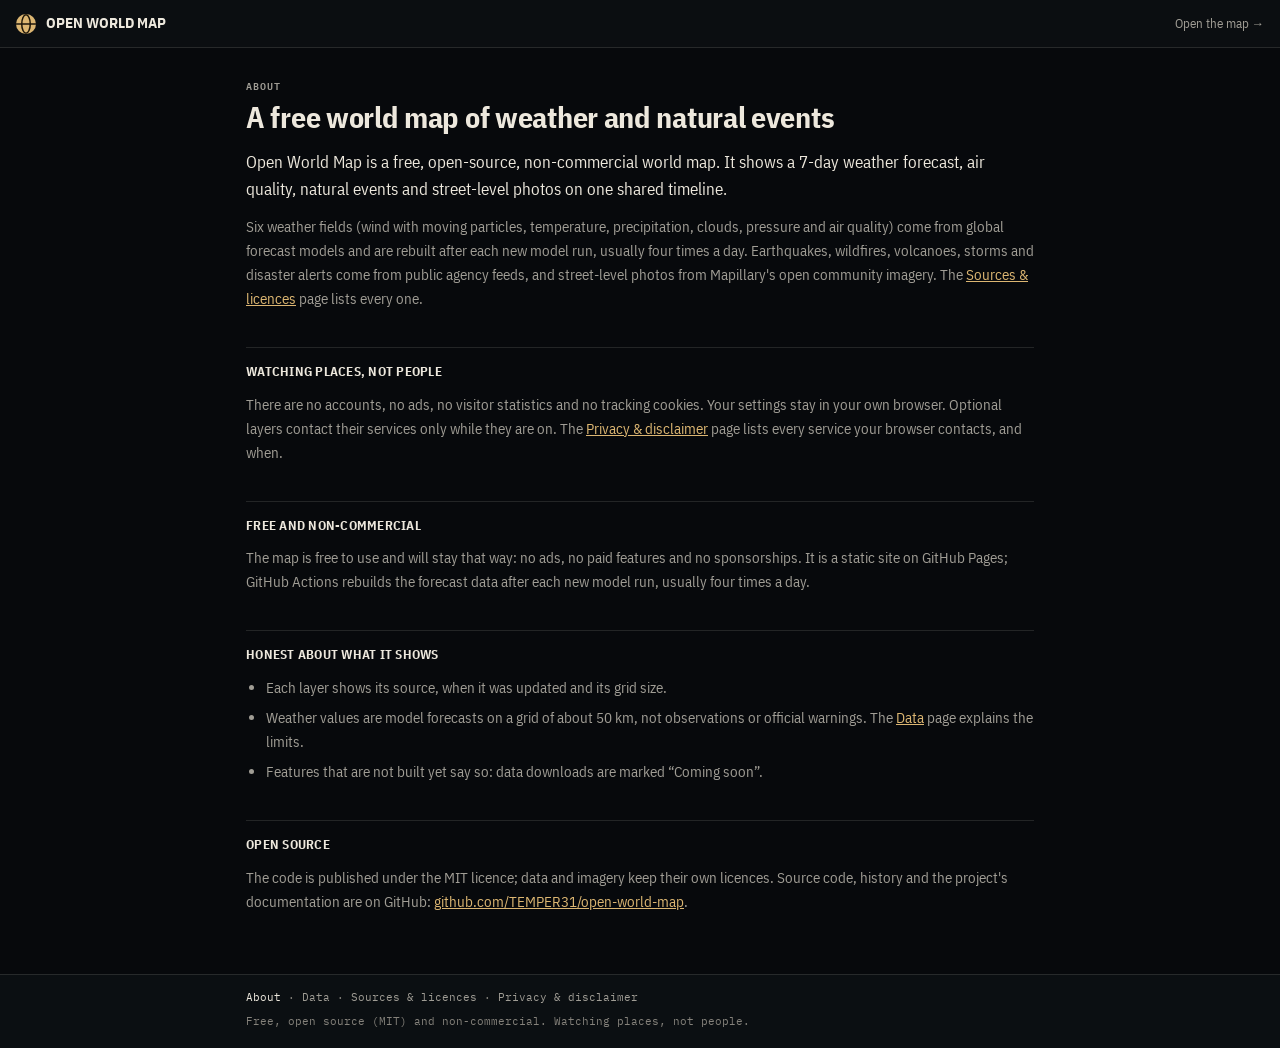
<file: site/about.html>
<!doctype html>
<html lang="en" class="pg">
<head>
<meta charset="utf-8">
<meta http-equiv="Content-Security-Policy" content="default-src 'self'; script-src 'none'; style-src 'self'; img-src 'self'; font-src 'self'; connect-src 'none'; object-src 'none'; base-uri 'self'; form-action 'none'">
<meta name="viewport" content="width=device-width, initial-scale=1, viewport-fit=cover">
<title>About · Open World Map</title>
<meta name="description" content="About Open World Map: a free, open-source, non-commercial world map of weather forecasts and natural events. No accounts, no ads, no tracking.">
<meta name="referrer" content="strict-origin-when-cross-origin">
<meta name="theme-color" content="#07090c">
<link rel="icon" href="favicon.svg" type="image/svg+xml">
<link rel="icon" href="icon-32.png" sizes="32x32" type="image/png">
<link rel="icon" href="icon-192.png" sizes="192x192" type="image/png">
<link rel="apple-touch-icon" href="apple-touch-icon.png">
<link rel="stylesheet" href="css/app.css">
<link rel="stylesheet" href="css/page.css">
</head>
<body>
<header class="pg-top"><a class="brand" href="./"><svg class="logo" viewBox="0 0 20 20" aria-hidden="true"><circle cx="10" cy="10" r="10" fill="var(--accent)"/><ellipse cx="10" cy="10" rx="4.25" ry="9.25" fill="none" stroke="var(--accentInk)" stroke-width="1.5"/><path d="M0 10h20" stroke="var(--accentInk)" stroke-width="1.5"/></svg>Open World Map</a><a class="tb-link" href="./">Open the map →</a></header>
<main class="pg-main">
<p class="kick">About</p>
<h1>A free world map of weather and natural events</h1>
<p class="pg-lead">Open World Map is a free, open-source, non-commercial world map. It shows a 7-day weather forecast, air quality, natural events and street-level photos on one shared timeline.</p>
<p>Six weather fields (wind with moving particles, temperature, precipitation, clouds, pressure and air quality) come from global forecast models and are rebuilt after each new model run, usually four times a day. Earthquakes, wildfires, volcanoes, storms and disaster alerts come from public agency feeds, and street-level photos from Mapillary's open community imagery. The <a href="sources.html">Sources &amp; licences</a> page lists every one.</p>

<h2>Watching places, not people</h2>
<p>There are no accounts, no ads, no visitor statistics and no tracking cookies. Your settings stay in your own browser. Optional layers contact their services only while they are on. The <a href="privacy.html">Privacy &amp; disclaimer</a> page lists every service your browser contacts, and when.</p>

<h2>Free and non-commercial</h2>
<p>The map is free to use and will stay that way: no ads, no paid features and no sponsorships. It is a static site on GitHub Pages; GitHub Actions rebuilds the forecast data after each new model run, usually four times a day.</p>

<h2>Honest about what it shows</h2>
<ul>
  <li>Each layer shows its source, when it was updated and its grid size.</li>
  <li>Weather values are model forecasts on a grid of about 50 km, not observations or official warnings. The <a href="data.html">Data</a> page explains the limits.</li>
  <li>Features that are not built yet say so: data downloads are marked “Coming soon”.</li>
</ul>

<h2>Open source</h2>
<p>The code is published under the MIT licence; data and imagery keep their own licences. Source code, history and the project's documentation are on GitHub: <a href="https://github.com/TEMPER31/open-world-map" rel="noopener">github.com/TEMPER31/open-world-map</a>.</p>
</main>
<footer class="pg-foot">
  <nav class="footnav" aria-label="Site pages"><a href="about.html" aria-current="page">About</a><span class="sep" aria-hidden="true"> · </span><a href="data.html">Data</a><span class="sep" aria-hidden="true"> · </span><a href="sources.html">Sources &amp; licences</a><span class="sep" aria-hidden="true"> · </span><a href="privacy.html">Privacy &amp; disclaimer</a></nav>
  <p>Free, open source (MIT) and non-commercial. Watching places, not people.</p>
</footer>
</body>
</html>
</file>
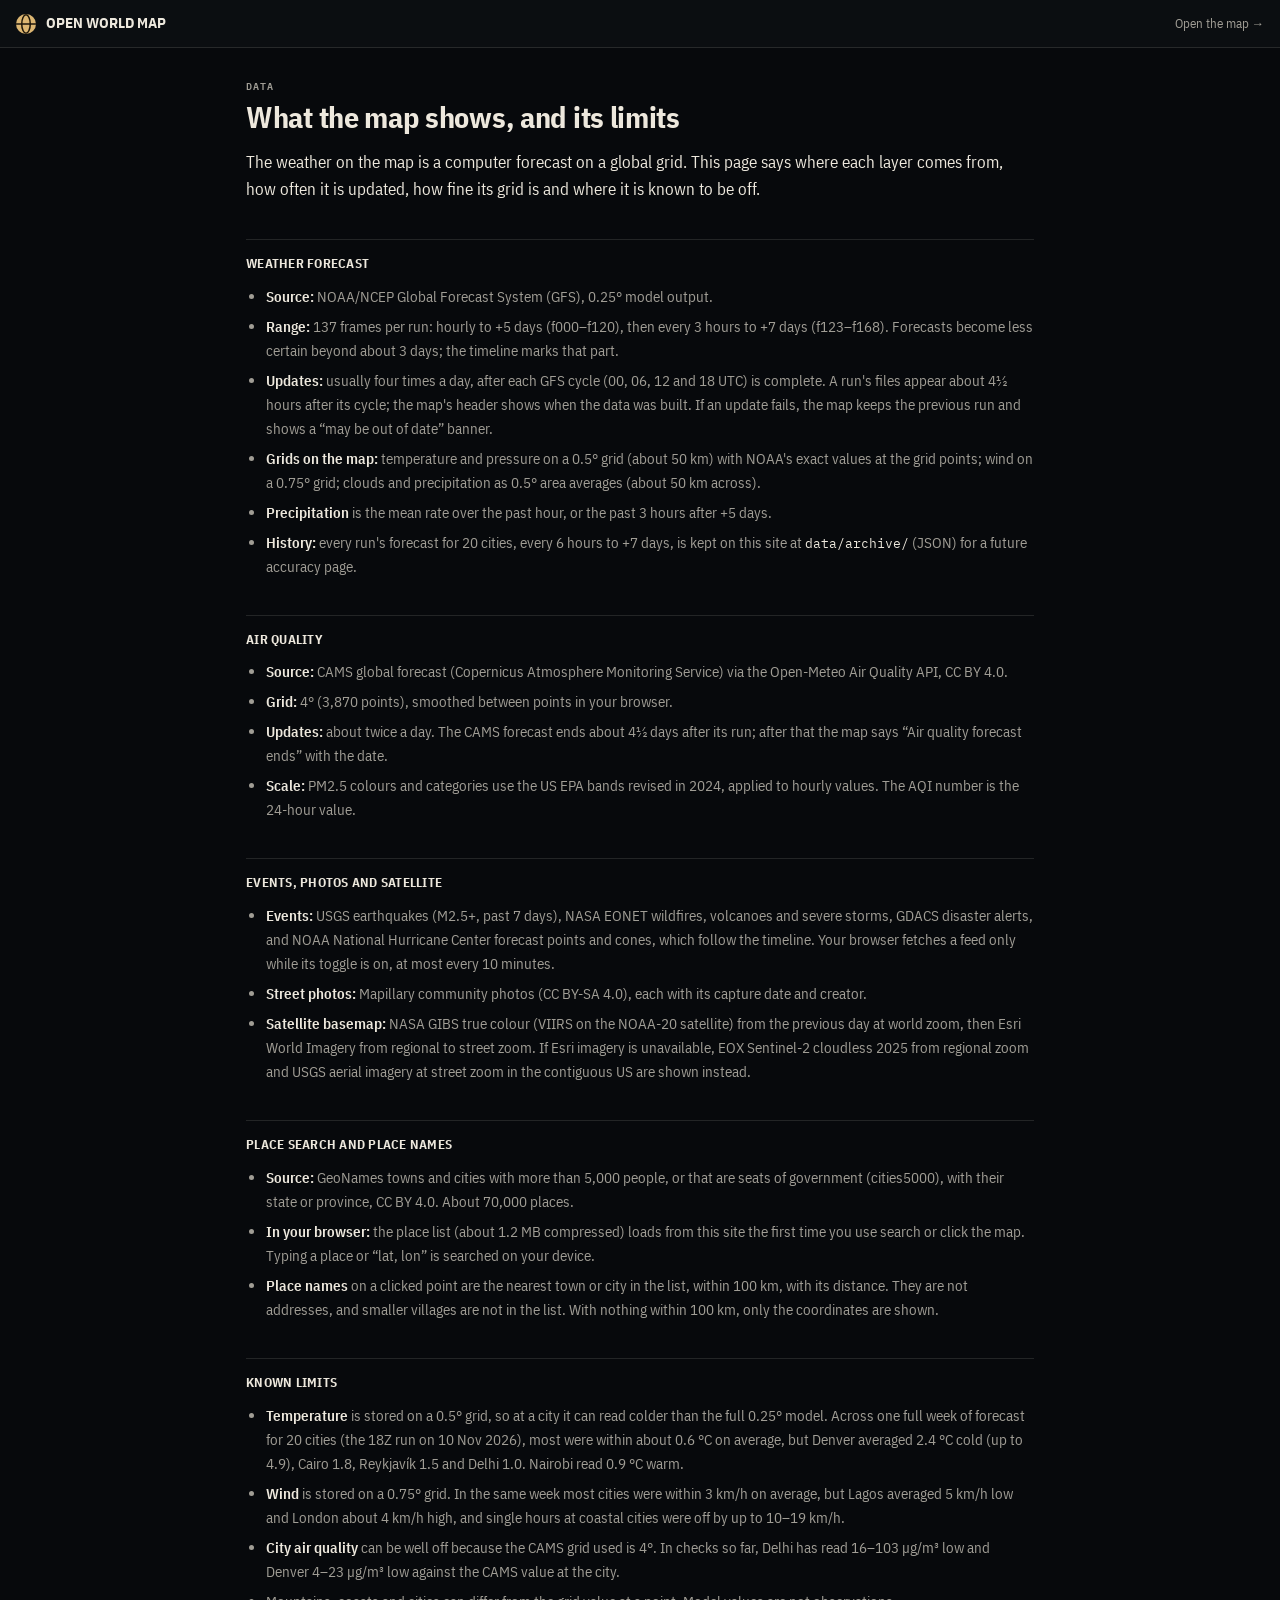
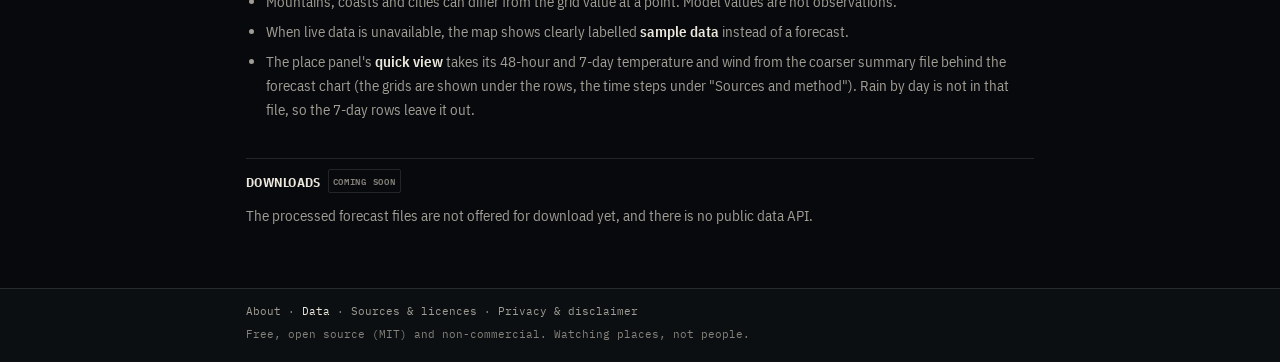
<file: site/data.html>
<!doctype html>
<html lang="en" class="pg">
<head>
<meta charset="utf-8">
<meta http-equiv="Content-Security-Policy" content="default-src 'self'; script-src 'none'; style-src 'self'; img-src 'self'; font-src 'self'; connect-src 'none'; object-src 'none'; base-uri 'self'; form-action 'none'">
<meta name="viewport" content="width=device-width, initial-scale=1, viewport-fit=cover">
<title>Data · Open World Map</title>
<meta name="description" content="Where the weather, air quality, events and imagery on Open World Map come from, how often they update, their grid sizes and known limits.">
<meta name="referrer" content="strict-origin-when-cross-origin">
<meta name="theme-color" content="#07090c">
<link rel="icon" href="favicon.svg" type="image/svg+xml">
<link rel="icon" href="icon-32.png" sizes="32x32" type="image/png">
<link rel="icon" href="icon-192.png" sizes="192x192" type="image/png">
<link rel="apple-touch-icon" href="apple-touch-icon.png">
<link rel="stylesheet" href="css/app.css">
<link rel="stylesheet" href="css/page.css">
</head>
<body>
<header class="pg-top"><a class="brand" href="./"><svg class="logo" viewBox="0 0 20 20" aria-hidden="true"><circle cx="10" cy="10" r="10" fill="var(--accent)"/><ellipse cx="10" cy="10" rx="4.25" ry="9.25" fill="none" stroke="var(--accentInk)" stroke-width="1.5"/><path d="M0 10h20" stroke="var(--accentInk)" stroke-width="1.5"/></svg>Open World Map</a><a class="tb-link" href="./">Open the map →</a></header>
<main class="pg-main">
<p class="kick">Data</p>
<h1>What the map shows, and its limits</h1>
<p class="pg-lead">The weather on the map is a computer forecast on a global grid. This page says where each layer comes from, how often it is updated, how fine its grid is and where it is known to be off.</p>

<h2>Weather forecast</h2>
<ul>
  <li><b>Source:</b> NOAA/NCEP Global Forecast System (GFS), 0.25° model output.</li>
  <li><b>Range:</b> 137 frames per run: hourly to +5 days (f000–f120), then every 3 hours to +7 days (f123–f168). Forecasts become less certain beyond about 3 days; the timeline marks that part.</li>
  <li><b>Updates:</b> usually four times a day, after each GFS cycle (00, 06, 12 and 18 UTC) is complete. A run's files appear about 4½ hours after its cycle; the map's header shows when the data was built. If an update fails, the map keeps the previous run and shows a “may be out of date” banner.</li>
  <li><b>Grids on the map:</b> temperature and pressure on a 0.5° grid (about 50 km) with NOAA's exact values at the grid points; wind on a 0.75° grid; clouds and precipitation as 0.5° area averages (about 50 km across).</li>
  <li><b>Precipitation</b> is the mean rate over the past hour, or the past 3 hours after +5 days.</li>
  <li><b>History:</b> every run's forecast for 20 cities, every 6 hours to +7 days, is kept on this site at <code>data/archive/</code> (JSON) for a future accuracy page.</li>
</ul>

<h2>Air quality</h2>
<ul>
  <li><b>Source:</b> CAMS global forecast (Copernicus Atmosphere Monitoring Service) via the Open-Meteo Air Quality API, CC BY 4.0.</li>
  <li><b>Grid:</b> 4° (3,870 points), smoothed between points in your browser.</li>
  <li><b>Updates:</b> about twice a day. The CAMS forecast ends about 4½ days after its run; after that the map says “Air quality forecast ends” with the date.</li>
  <li><b>Scale:</b> PM2.5 colours and categories use the US EPA bands revised in 2024, applied to hourly values. The AQI number is the 24-hour value.</li>
</ul>

<h2>Events, photos and satellite</h2>
<ul>
  <li><b>Events:</b> USGS earthquakes (M2.5+, past 7 days), NASA EONET wildfires, volcanoes and severe storms, GDACS disaster alerts, and NOAA National Hurricane Center forecast points and cones, which follow the timeline. Your browser fetches a feed only while its toggle is on, at most every 10 minutes.</li>
  <li><b>Street photos:</b> Mapillary community photos (CC BY-SA 4.0), each with its capture date and creator.</li>
  <li><b>Satellite basemap:</b> NASA GIBS true colour (VIIRS on the NOAA-20 satellite) from the previous day at world zoom, then Esri World Imagery from regional to street zoom. If Esri imagery is unavailable, EOX Sentinel-2 cloudless 2025 from regional zoom and USGS aerial imagery at street zoom in the contiguous US are shown instead.</li>
</ul>

<h2>Place search and place names</h2>
<ul>
  <li><b>Source:</b> GeoNames towns and cities with more than 5,000 people, or that are seats of government (cities5000), with their state or province, CC BY 4.0. About 70,000 places.</li>
  <li><b>In your browser:</b> the place list (about 1.2 MB compressed) loads from this site the first time you use search or click the map. Typing a place or “lat, lon” is searched on your device.</li>
  <li><b>Place names</b> on a clicked point are the nearest town or city in the list, within 100 km, with its distance. They are not addresses, and smaller villages are not in the list. With nothing within 100 km, only the coordinates are shown.</li>
</ul>

<h2>Known limits</h2>
<ul>
  <li><b>Temperature</b> is stored on a 0.5° grid, so at a city it can read colder than the full 0.25° model. Across one full week of forecast for 20 cities (the 18Z run on 10 Nov 2026), most were within about 0.6 °C on average, but Denver averaged 2.4 °C cold (up to 4.9), Cairo 1.8, Reykjavík 1.5 and Delhi 1.0. Nairobi read 0.9 °C warm.</li>
  <li><b>Wind</b> is stored on a 0.75° grid. In the same week most cities were within 3 km/h on average, but Lagos averaged 5 km/h low and London about 4 km/h high, and single hours at coastal cities were off by up to 10–19 km/h.</li>
  <li><b>City air quality</b> can be well off because the CAMS grid used is 4°. In checks so far, Delhi has read 16–103 µg/m³ low and Denver 4–23 µg/m³ low against the CAMS value at the city.</li>
  <li>Mountains, coasts and cities can differ from the grid value at a point. Model values are not observations.</li>
  <li>When live data is unavailable, the map shows clearly labelled <b>sample data</b> instead of a forecast.</li>
  <li>The place panel's <b>quick view</b> takes its 48-hour and 7-day temperature and wind from the coarser summary file behind the forecast chart (the grids are shown under the rows, the time steps under "Sources and method"). Rain by day is not in that file, so the 7-day rows leave it out.</li>
</ul>

<h2>Downloads <span class="soon">Coming soon</span></h2>
<p>The processed forecast files are not offered for download yet, and there is no public data API.</p>
</main>
<footer class="pg-foot">
  <nav class="footnav" aria-label="Site pages"><a href="about.html">About</a><span class="sep" aria-hidden="true"> · </span><a href="data.html" aria-current="page">Data</a><span class="sep" aria-hidden="true"> · </span><a href="sources.html">Sources &amp; licences</a><span class="sep" aria-hidden="true"> · </span><a href="privacy.html">Privacy &amp; disclaimer</a></nav>
  <p>Free, open source (MIT) and non-commercial. Watching places, not people.</p>
</footer>
</body>
</html>
</file>
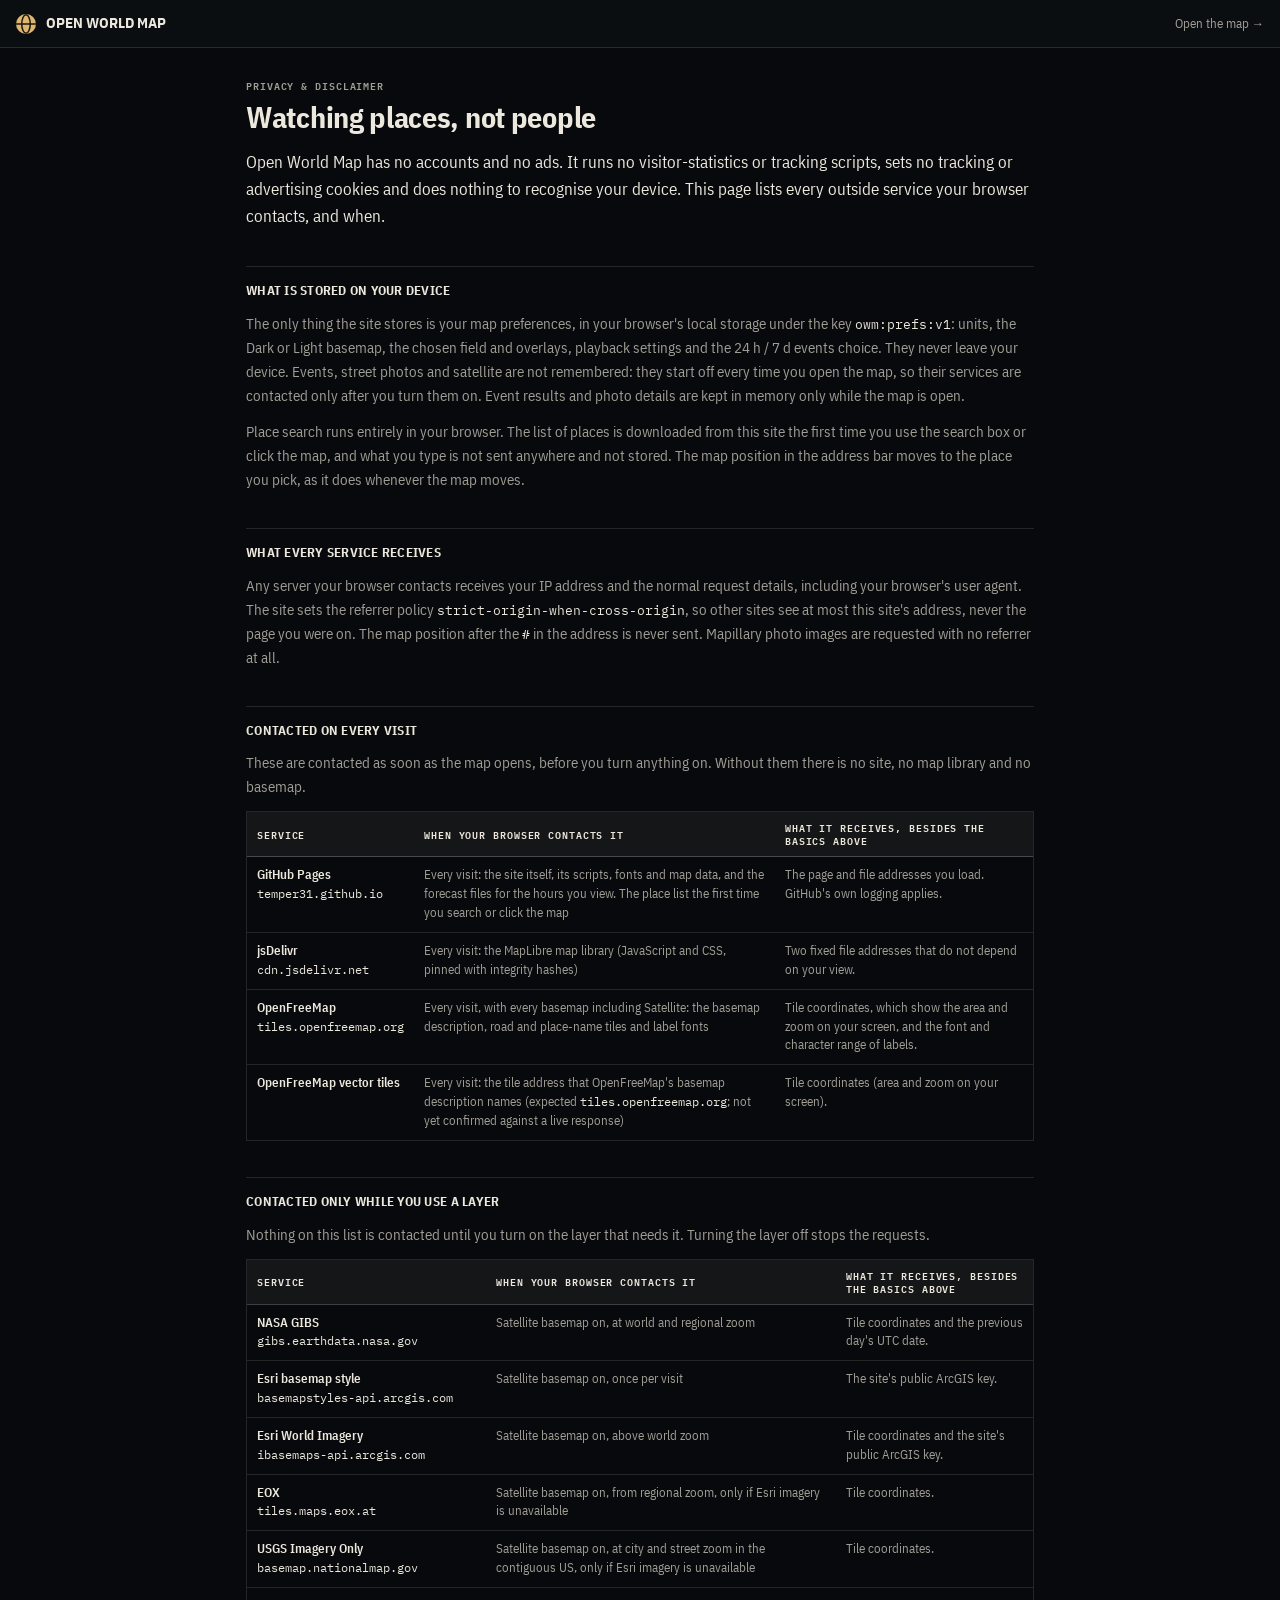
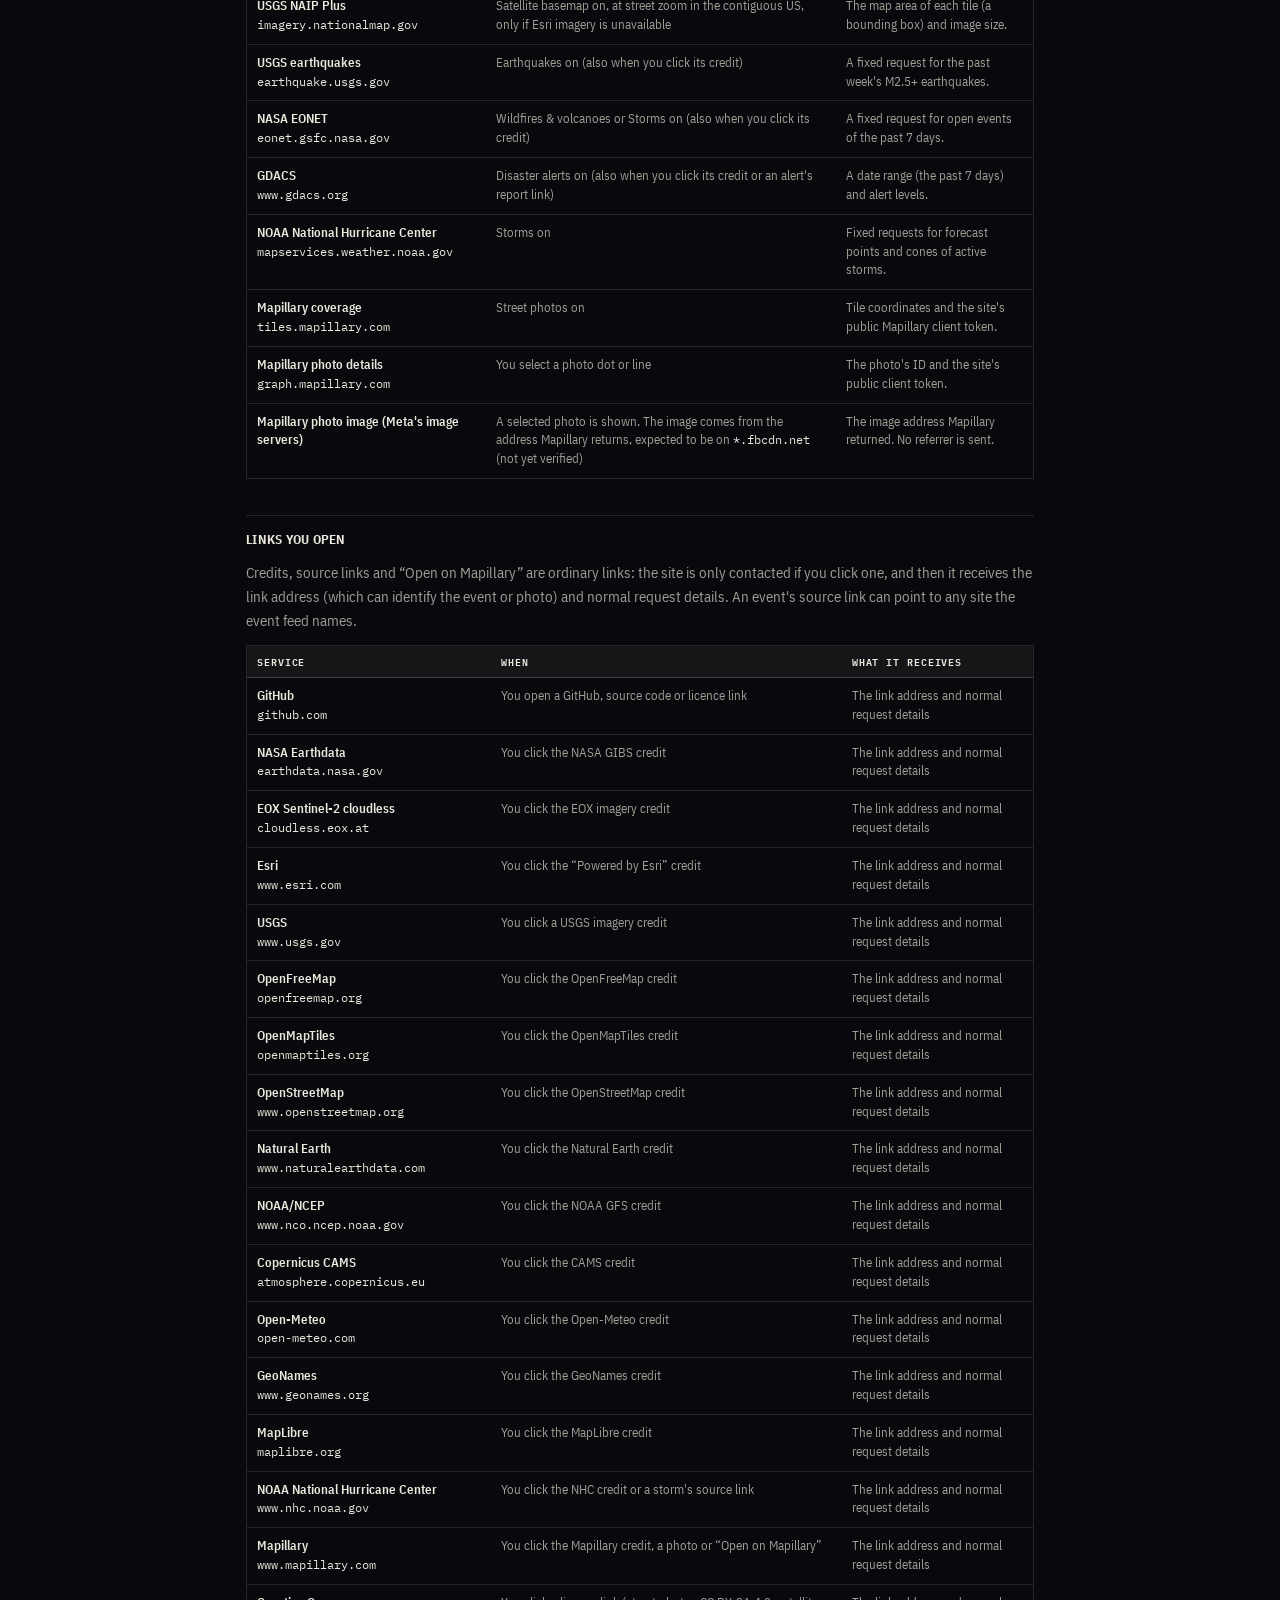
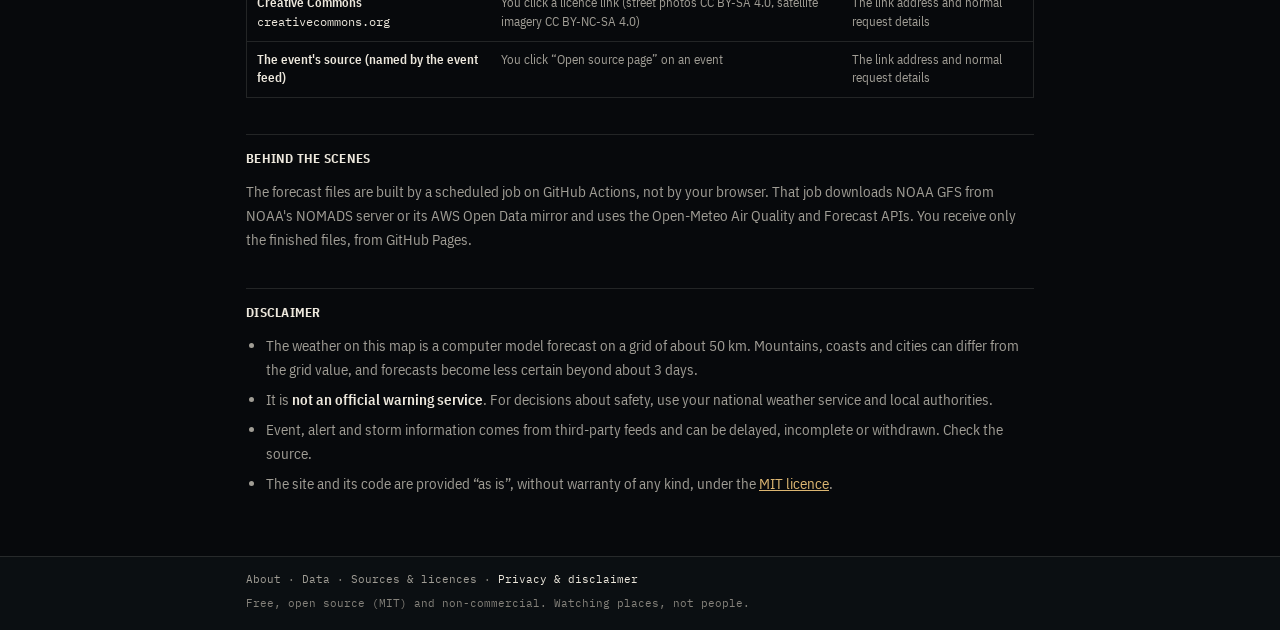
<file: site/privacy.html>
<!doctype html>
<html lang="en" class="pg">
<head>
<meta charset="utf-8">
<meta http-equiv="Content-Security-Policy" content="default-src 'self'; script-src 'none'; style-src 'self'; img-src 'self'; font-src 'self'; connect-src 'none'; object-src 'none'; base-uri 'self'; form-action 'none'">
<meta name="viewport" content="width=device-width, initial-scale=1, viewport-fit=cover">
<title>Privacy &amp; disclaimer · Open World Map</title>
<meta name="description" content="Open World Map has no accounts, no visitor statistics and no tracking. Every outside service your browser contacts and when, plus the forecast disclaimer.">
<meta name="referrer" content="strict-origin-when-cross-origin">
<meta name="theme-color" content="#07090c">
<link rel="icon" href="favicon.svg" type="image/svg+xml">
<link rel="icon" href="icon-32.png" sizes="32x32" type="image/png">
<link rel="icon" href="icon-192.png" sizes="192x192" type="image/png">
<link rel="apple-touch-icon" href="apple-touch-icon.png">
<link rel="stylesheet" href="css/app.css">
<link rel="stylesheet" href="css/page.css">
</head>
<body>
<header class="pg-top"><a class="brand" href="./"><svg class="logo" viewBox="0 0 20 20" aria-hidden="true"><circle cx="10" cy="10" r="10" fill="var(--accent)"/><ellipse cx="10" cy="10" rx="4.25" ry="9.25" fill="none" stroke="var(--accentInk)" stroke-width="1.5"/><path d="M0 10h20" stroke="var(--accentInk)" stroke-width="1.5"/></svg>Open World Map</a><a class="tb-link" href="./">Open the map →</a></header>
<main class="pg-main">
<p class="kick">Privacy &amp; disclaimer</p>
<h1>Watching places, not people</h1>
<p class="pg-lead">Open World Map has no accounts and no ads. It runs no visitor-statistics or tracking scripts, sets no tracking or advertising cookies and does nothing to recognise your device. This page lists every outside service your browser contacts, and when.</p>

<h2>What is stored on your device</h2>
<p>The only thing the site stores is your map preferences, in your browser's local storage under the key <code>owm:prefs:v1</code>: units, the Dark or Light basemap, the chosen field and overlays, playback settings and the 24 h / 7 d events choice. They never leave your device. Events, street photos and satellite are not remembered: they start off every time you open the map, so their services are contacted only after you turn them on. Event results and photo details are kept in memory only while the map is open.</p>
<p>Place search runs entirely in your browser. The list of places is downloaded from this site the first time you use the search box or click the map, and what you type is not sent anywhere and not stored. The map position in the address bar moves to the place you pick, as it does whenever the map moves.</p>

<h2>What every service receives</h2>
<p>Any server your browser contacts receives your IP address and the normal request details, including your browser's user agent. The site sets the referrer policy <code>strict-origin-when-cross-origin</code>, so other sites see at most this site's address, never the page you were on. The map position after the <code>#</code> in the address is never sent. Mapillary photo images are requested with no referrer at all.</p>

<h2>Contacted on every visit</h2>
<p>These are contacted as soon as the map opens, before you turn anything on. Without them there is no site, no map library and no basemap.</p>
<div class="tbl"><table data-hosts>
    <thead><tr><th scope="col">Service</th><th scope="col">When your browser contacts it</th><th scope="col">What it receives, besides the basics above</th></tr></thead>
    <tbody>
      <tr data-host="temper31.github.io"><td><b>GitHub Pages</b><br><code>temper31.github.io</code></td><td>Every visit: the site itself, its scripts, fonts and map data, and the forecast files for the hours you view. The place list the first time you search or click the map</td><td>The page and file addresses you load. GitHub's own logging applies.</td></tr>
      <tr data-host="cdn.jsdelivr.net"><td><b>jsDelivr</b><br><code>cdn.jsdelivr.net</code></td><td>Every visit: the MapLibre map library (JavaScript and CSS, pinned with integrity hashes)</td><td>Two fixed file addresses that do not depend on your view.</td></tr>
      <tr data-host="tiles.openfreemap.org"><td><b>OpenFreeMap</b><br><code>tiles.openfreemap.org</code></td><td>Every visit, with every basemap including Satellite: the basemap description, road and place-name tiles and label fonts</td><td>Tile coordinates, which show the area and zoom on your screen, and the font and character range of labels.</td></tr>
      <tr data-host="dynamic:openfreemap.tilejson.tiles"><td><b>OpenFreeMap vector tiles</b></td><td>Every visit: the tile address that OpenFreeMap's basemap description names (expected <code>tiles.openfreemap.org</code>; not yet confirmed against a live response)</td><td>Tile coordinates (area and zoom on your screen).</td></tr>
    </tbody>
  </table></div>

<h2>Contacted only while you use a layer</h2>
<p>Nothing on this list is contacted until you turn on the layer that needs it. Turning the layer off stops the requests.</p>
<div class="tbl"><table data-hosts>
    <thead><tr><th scope="col">Service</th><th scope="col">When your browser contacts it</th><th scope="col">What it receives, besides the basics above</th></tr></thead>
    <tbody>
      <tr data-host="gibs.earthdata.nasa.gov"><td><b>NASA GIBS</b><br><code>gibs.earthdata.nasa.gov</code></td><td>Satellite basemap on, at world and regional zoom</td><td>Tile coordinates and the previous day's UTC date.</td></tr>
      <tr data-host="basemapstyles-api.arcgis.com"><td><b>Esri basemap style</b><br><code>basemapstyles-api.arcgis.com</code></td><td>Satellite basemap on, once per visit</td><td>The site's public ArcGIS key.</td></tr>
      <tr data-host="ibasemaps-api.arcgis.com"><td><b>Esri World Imagery</b><br><code>ibasemaps-api.arcgis.com</code></td><td>Satellite basemap on, above world zoom</td><td>Tile coordinates and the site's public ArcGIS key.</td></tr>
      <tr data-host="tiles.maps.eox.at"><td><b>EOX</b><br><code>tiles.maps.eox.at</code></td><td>Satellite basemap on, from regional zoom, only if Esri imagery is unavailable</td><td>Tile coordinates.</td></tr>
      <tr data-host="basemap.nationalmap.gov"><td><b>USGS Imagery Only</b><br><code>basemap.nationalmap.gov</code></td><td>Satellite basemap on, at city and street zoom in the contiguous US, only if Esri imagery is unavailable</td><td>Tile coordinates.</td></tr>
      <tr data-host="imagery.nationalmap.gov"><td><b>USGS NAIP Plus</b><br><code>imagery.nationalmap.gov</code></td><td>Satellite basemap on, at street zoom in the contiguous US, only if Esri imagery is unavailable</td><td>The map area of each tile (a bounding box) and image size.</td></tr>
      <tr data-host="earthquake.usgs.gov"><td><b>USGS earthquakes</b><br><code>earthquake.usgs.gov</code></td><td>Earthquakes on (also when you click its credit)</td><td>A fixed request for the past week's M2.5+ earthquakes.</td></tr>
      <tr data-host="eonet.gsfc.nasa.gov"><td><b>NASA EONET</b><br><code>eonet.gsfc.nasa.gov</code></td><td>Wildfires &amp; volcanoes or Storms on (also when you click its credit)</td><td>A fixed request for open events of the past 7 days.</td></tr>
      <tr data-host="www.gdacs.org"><td><b>GDACS</b><br><code>www.gdacs.org</code></td><td>Disaster alerts on (also when you click its credit or an alert's report link)</td><td>A date range (the past 7 days) and alert levels.</td></tr>
      <tr data-host="mapservices.weather.noaa.gov"><td><b>NOAA National Hurricane Center</b><br><code>mapservices.weather.noaa.gov</code></td><td>Storms on</td><td>Fixed requests for forecast points and cones of active storms.</td></tr>
      <tr data-host="tiles.mapillary.com"><td><b>Mapillary coverage</b><br><code>tiles.mapillary.com</code></td><td>Street photos on</td><td>Tile coordinates and the site's public Mapillary client token.</td></tr>
      <tr data-host="graph.mapillary.com"><td><b>Mapillary photo details</b><br><code>graph.mapillary.com</code></td><td>You select a photo dot or line</td><td>The photo's ID and the site's public client token.</td></tr>
      <tr data-host="dynamic:mapillary.thumb_1024_url"><td><b>Mapillary photo image (Meta's image servers)</b></td><td>A selected photo is shown. The image comes from the address Mapillary returns, expected to be on <code>*.fbcdn.net</code> (not yet verified)</td><td>The image address Mapillary returned. No referrer is sent.</td></tr>
    </tbody>
  </table></div>

<h2>Links you open</h2>
<p>Credits, source links and “Open on Mapillary” are ordinary links: the site is only contacted if you click one, and then it receives the link address (which can identify the event or photo) and normal request details. An event's source link can point to any site the event feed names.</p>
<div class="tbl"><table data-hosts>
    <thead><tr><th scope="col">Service</th><th scope="col">When</th><th scope="col">What it receives</th></tr></thead>
    <tbody>
      <tr data-host="github.com"><td><b>GitHub</b><br><code>github.com</code></td><td>You open a GitHub, source code or licence link</td><td>The link address and normal request details</td></tr>
      <tr data-host="earthdata.nasa.gov"><td><b>NASA Earthdata</b><br><code>earthdata.nasa.gov</code></td><td>You click the NASA GIBS credit</td><td>The link address and normal request details</td></tr>
      <tr data-host="cloudless.eox.at"><td><b>EOX Sentinel-2 cloudless</b><br><code>cloudless.eox.at</code></td><td>You click the EOX imagery credit</td><td>The link address and normal request details</td></tr>
      <tr data-host="www.esri.com"><td><b>Esri</b><br><code>www.esri.com</code></td><td>You click the “Powered by Esri” credit</td><td>The link address and normal request details</td></tr>
      <tr data-host="www.usgs.gov"><td><b>USGS</b><br><code>www.usgs.gov</code></td><td>You click a USGS imagery credit</td><td>The link address and normal request details</td></tr>
      <tr data-host="openfreemap.org"><td><b>OpenFreeMap</b><br><code>openfreemap.org</code></td><td>You click the OpenFreeMap credit</td><td>The link address and normal request details</td></tr>
      <tr data-host="openmaptiles.org"><td><b>OpenMapTiles</b><br><code>openmaptiles.org</code></td><td>You click the OpenMapTiles credit</td><td>The link address and normal request details</td></tr>
      <tr data-host="www.openstreetmap.org"><td><b>OpenStreetMap</b><br><code>www.openstreetmap.org</code></td><td>You click the OpenStreetMap credit</td><td>The link address and normal request details</td></tr>
      <tr data-host="www.naturalearthdata.com"><td><b>Natural Earth</b><br><code>www.naturalearthdata.com</code></td><td>You click the Natural Earth credit</td><td>The link address and normal request details</td></tr>
      <tr data-host="www.nco.ncep.noaa.gov"><td><b>NOAA/NCEP</b><br><code>www.nco.ncep.noaa.gov</code></td><td>You click the NOAA GFS credit</td><td>The link address and normal request details</td></tr>
      <tr data-host="atmosphere.copernicus.eu"><td><b>Copernicus CAMS</b><br><code>atmosphere.copernicus.eu</code></td><td>You click the CAMS credit</td><td>The link address and normal request details</td></tr>
      <tr data-host="open-meteo.com"><td><b>Open-Meteo</b><br><code>open-meteo.com</code></td><td>You click the Open-Meteo credit</td><td>The link address and normal request details</td></tr>
      <tr data-host="www.geonames.org"><td><b>GeoNames</b><br><code>www.geonames.org</code></td><td>You click the GeoNames credit</td><td>The link address and normal request details</td></tr>
      <tr data-host="maplibre.org"><td><b>MapLibre</b><br><code>maplibre.org</code></td><td>You click the MapLibre credit</td><td>The link address and normal request details</td></tr>
      <tr data-host="www.nhc.noaa.gov"><td><b>NOAA National Hurricane Center</b><br><code>www.nhc.noaa.gov</code></td><td>You click the NHC credit or a storm's source link</td><td>The link address and normal request details</td></tr>
      <tr data-host="www.mapillary.com"><td><b>Mapillary</b><br><code>www.mapillary.com</code></td><td>You click the Mapillary credit, a photo or “Open on Mapillary”</td><td>The link address and normal request details</td></tr>
      <tr data-host="creativecommons.org"><td><b>Creative Commons</b><br><code>creativecommons.org</code></td><td>You click a licence link (street photos CC BY-SA 4.0, satellite imagery CC BY-NC-SA 4.0)</td><td>The link address and normal request details</td></tr>
      <tr data-host="dynamic:event.source_url"><td><b>The event's source (named by the event feed)</b></td><td>You click “Open source page” on an event</td><td>The link address and normal request details</td></tr>
    </tbody>
  </table></div>

<h2>Behind the scenes</h2>
<p>The forecast files are built by a scheduled job on GitHub Actions, not by your browser. That job downloads NOAA GFS from NOAA's NOMADS server or its AWS Open Data mirror and uses the Open-Meteo Air Quality and Forecast APIs. You receive only the finished files, from GitHub Pages.</p>

<h2>Disclaimer</h2>
<ul>
  <li>The weather on this map is a computer model forecast on a grid of about 50 km. Mountains, coasts and cities can differ from the grid value, and forecasts become less certain beyond about 3 days.</li>
  <li>It is <b>not an official warning service</b>. For decisions about safety, use your national weather service and local authorities.</li>
  <li>Event, alert and storm information comes from third-party feeds and can be delayed, incomplete or withdrawn. Check the source.</li>
  <li>The site and its code are provided “as is”, without warranty of any kind, under the <a href="https://github.com/TEMPER31/open-world-map/blob/main/LICENSE" rel="noopener">MIT licence</a>.</li>
</ul>
</main>
<footer class="pg-foot">
  <nav class="footnav" aria-label="Site pages"><a href="about.html">About</a><span class="sep" aria-hidden="true"> · </span><a href="data.html">Data</a><span class="sep" aria-hidden="true"> · </span><a href="sources.html">Sources &amp; licences</a><span class="sep" aria-hidden="true"> · </span><a href="privacy.html" aria-current="page">Privacy &amp; disclaimer</a></nav>
  <p>Free, open source (MIT) and non-commercial. Watching places, not people.</p>
</footer>
</body>
</html>
</file>
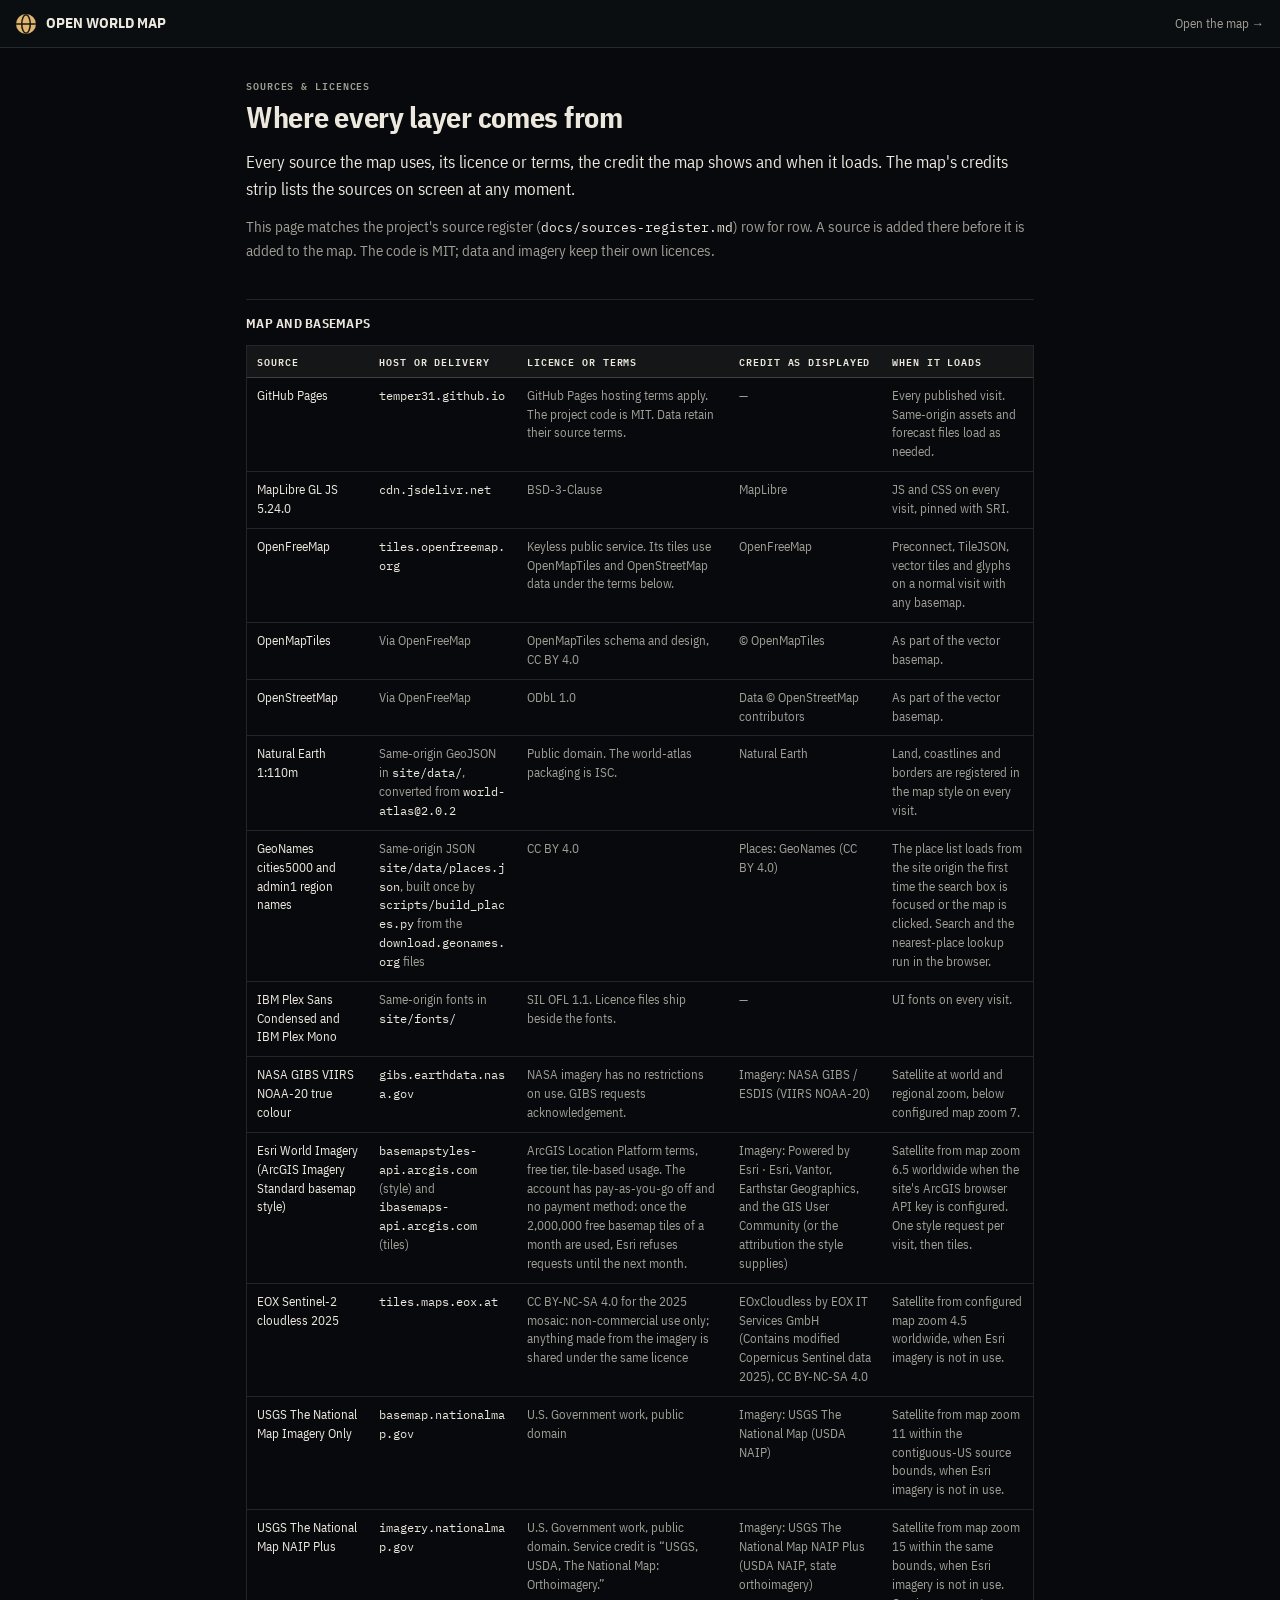
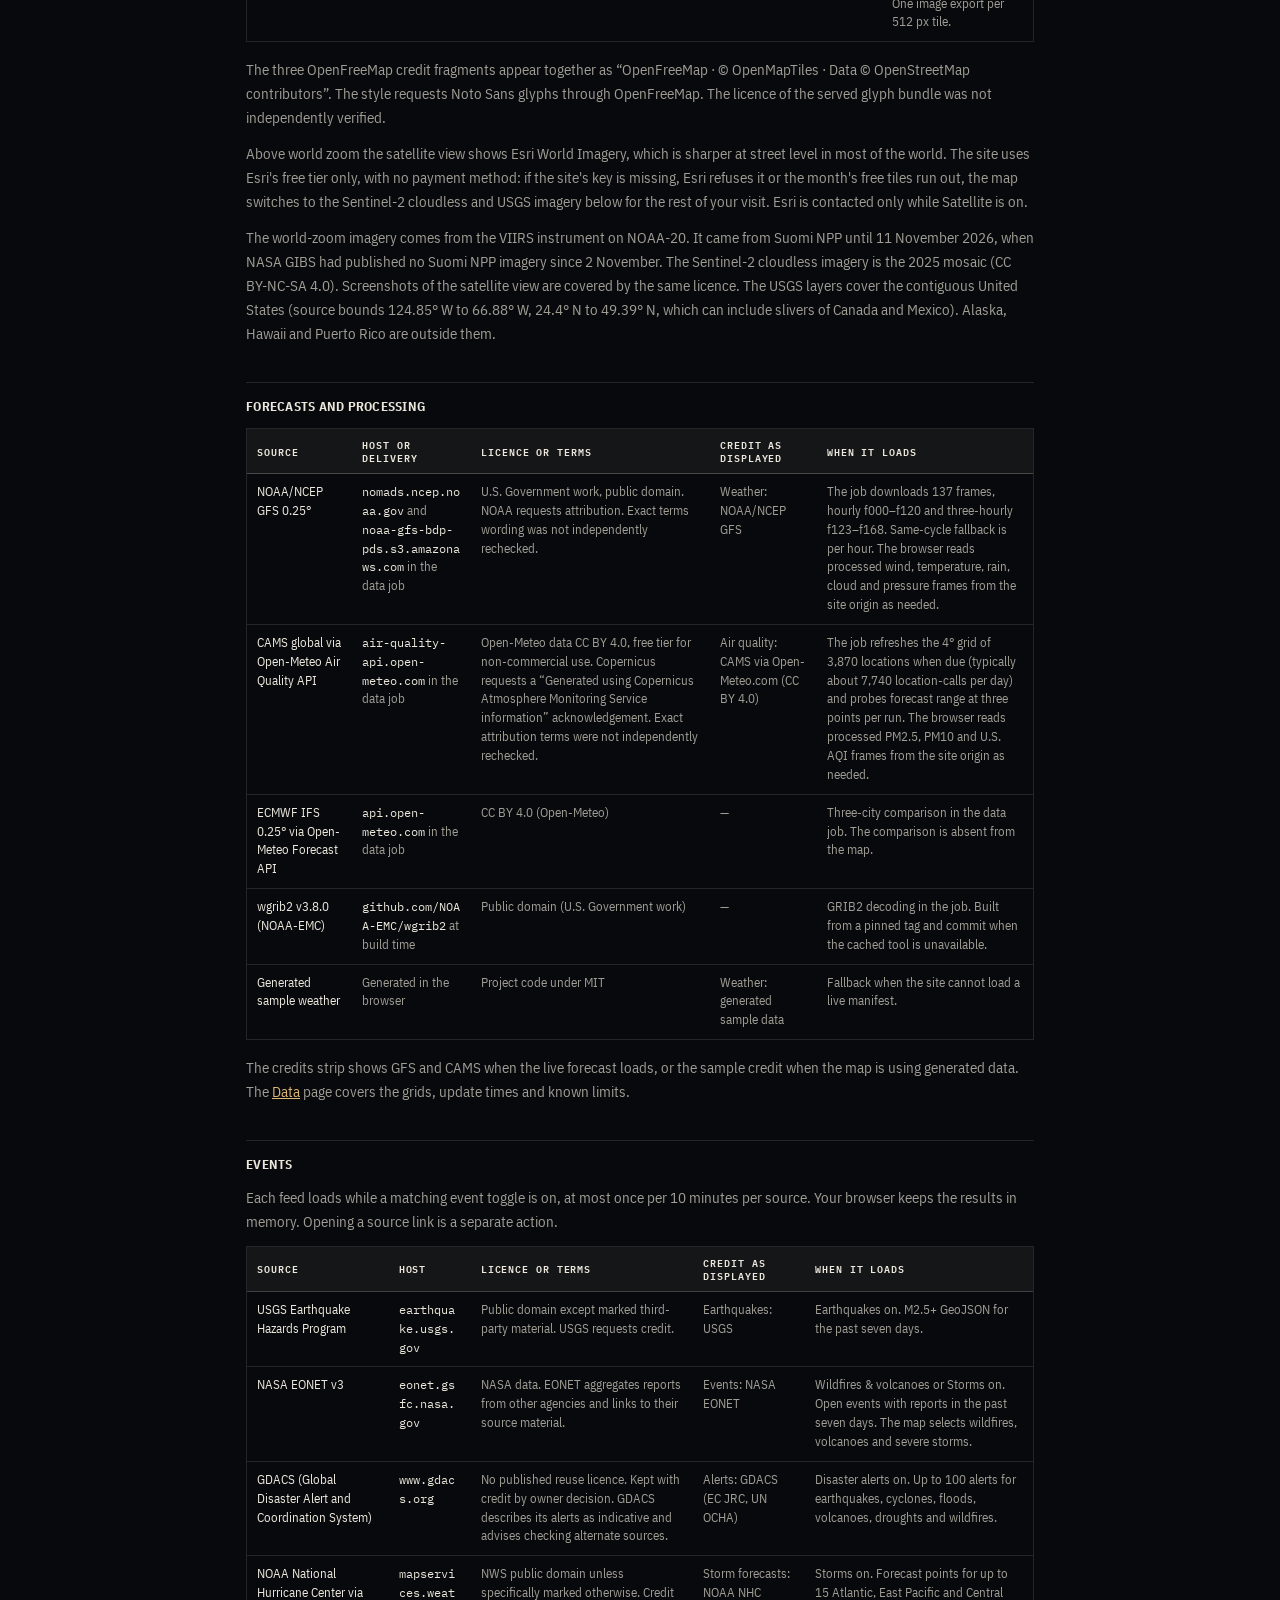
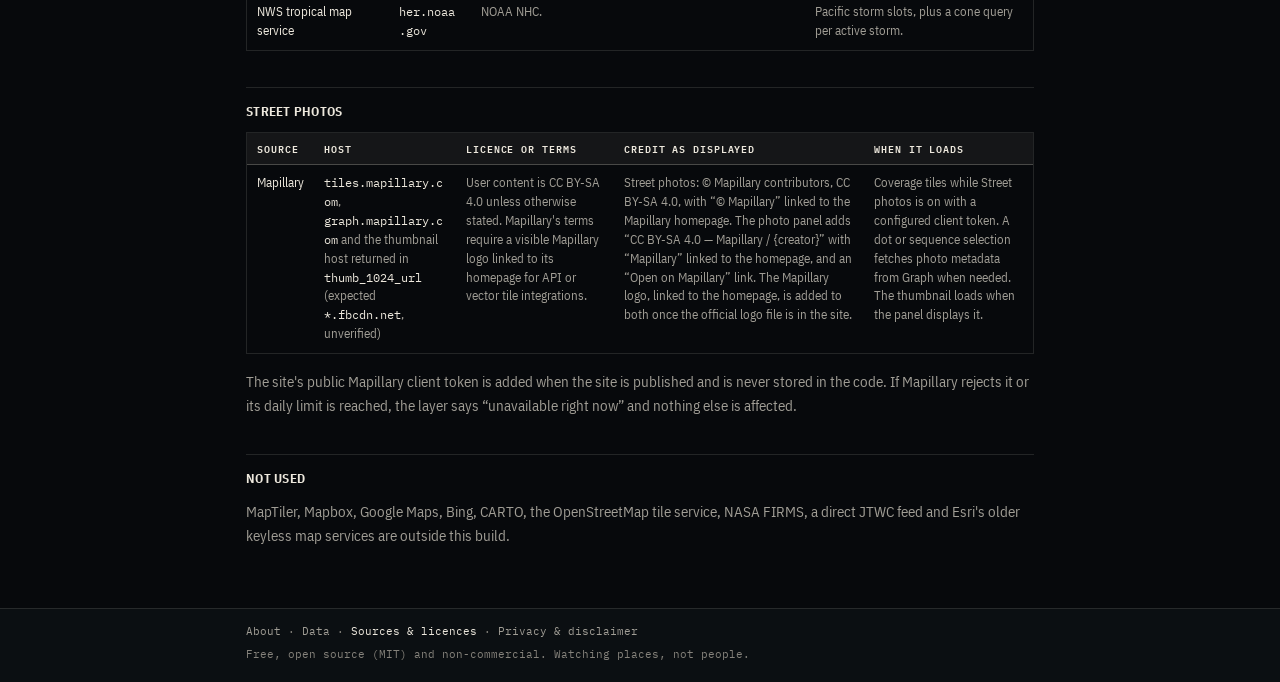
<file: site/sources.html>
<!doctype html>
<html lang="en" class="pg">
<head>
<meta charset="utf-8">
<meta http-equiv="Content-Security-Policy" content="default-src 'self'; script-src 'none'; style-src 'self'; img-src 'self'; font-src 'self'; connect-src 'none'; object-src 'none'; base-uri 'self'; form-action 'none'">
<meta name="viewport" content="width=device-width, initial-scale=1, viewport-fit=cover">
<title>Sources &amp; licences · Open World Map</title>
<meta name="description" content="Every data source, map service and asset Open World Map uses, with its licence, the credit shown and when it loads.">
<meta name="referrer" content="strict-origin-when-cross-origin">
<meta name="theme-color" content="#07090c">
<link rel="icon" href="favicon.svg" type="image/svg+xml">
<link rel="icon" href="icon-32.png" sizes="32x32" type="image/png">
<link rel="icon" href="icon-192.png" sizes="192x192" type="image/png">
<link rel="apple-touch-icon" href="apple-touch-icon.png">
<link rel="stylesheet" href="css/app.css">
<link rel="stylesheet" href="css/page.css">
</head>
<body>
<header class="pg-top"><a class="brand" href="./"><svg class="logo" viewBox="0 0 20 20" aria-hidden="true"><circle cx="10" cy="10" r="10" fill="var(--accent)"/><ellipse cx="10" cy="10" rx="4.25" ry="9.25" fill="none" stroke="var(--accentInk)" stroke-width="1.5"/><path d="M0 10h20" stroke="var(--accentInk)" stroke-width="1.5"/></svg>Open World Map</a><a class="tb-link" href="./">Open the map →</a></header>
<main class="pg-main">
<p class="kick">Sources &amp; licences</p>
<h1>Where every layer comes from</h1>
<p class="pg-lead">Every source the map uses, its licence or terms, the credit the map shows and when it loads. The map's credits strip lists the sources on screen at any moment.</p>
<p>This page matches the project's source register (<code>docs/sources-register.md</code>) row for row. A source is added there before it is added to the map. The code is MIT; data and imagery keep their own licences.</p>

<h2>Map and basemaps</h2>
<div class="tbl"><table data-register>
    <thead><tr><th scope="col">Source</th><th scope="col">Host or delivery</th><th scope="col">Licence or terms</th><th scope="col">Credit as displayed</th><th scope="col">When it loads</th></tr></thead>
    <tbody>
      <tr><td>GitHub Pages</td><td><code>temper31.github.io</code></td><td>GitHub Pages hosting terms apply. The project code is MIT. Data retain their source terms.</td><td>—</td><td>Every published visit. Same-origin assets and forecast files load as needed.</td></tr>
      <tr><td>MapLibre GL JS 5.24.0</td><td><code>cdn.jsdelivr.net</code></td><td>BSD-3-Clause</td><td>MapLibre</td><td>JS and CSS on every visit, pinned with SRI.</td></tr>
      <tr><td>OpenFreeMap</td><td><code>tiles.openfreemap.org</code></td><td>Keyless public service. Its tiles use OpenMapTiles and OpenStreetMap data under the terms below.</td><td>OpenFreeMap</td><td>Preconnect, TileJSON, vector tiles and glyphs on a normal visit with any basemap.</td></tr>
      <tr><td>OpenMapTiles</td><td>Via OpenFreeMap</td><td>OpenMapTiles schema and design, CC BY 4.0</td><td>© OpenMapTiles</td><td>As part of the vector basemap.</td></tr>
      <tr><td>OpenStreetMap</td><td>Via OpenFreeMap</td><td>ODbL 1.0</td><td>Data © OpenStreetMap contributors</td><td>As part of the vector basemap.</td></tr>
      <tr><td>Natural Earth 1:110m</td><td>Same-origin GeoJSON in <code>site/data/</code>, converted from <code>world-atlas@2.0.2</code></td><td>Public domain. The world-atlas packaging is ISC.</td><td>Natural Earth</td><td>Land, coastlines and borders are registered in the map style on every visit.</td></tr>
      <tr><td>GeoNames cities5000 and admin1 region names</td><td>Same-origin JSON <code>site/data/places.json</code>, built once by <code>scripts/build_places.py</code> from the <code>download.geonames.org</code> files</td><td>CC BY 4.0</td><td>Places: GeoNames (CC BY 4.0)</td><td>The place list loads from the site origin the first time the search box is focused or the map is clicked. Search and the nearest-place lookup run in the browser.</td></tr>
      <tr><td>IBM Plex Sans Condensed and IBM Plex Mono</td><td>Same-origin fonts in <code>site/fonts/</code></td><td>SIL OFL 1.1. Licence files ship beside the fonts.</td><td>—</td><td>UI fonts on every visit.</td></tr>
      <tr><td>NASA GIBS VIIRS NOAA-20 true colour</td><td><code>gibs.earthdata.nasa.gov</code></td><td>NASA imagery has no restrictions on use. GIBS requests acknowledgement.</td><td>Imagery: NASA GIBS / ESDIS (VIIRS NOAA-20)</td><td>Satellite at world and regional zoom, below configured map zoom 7.</td></tr>
      <tr><td>Esri World Imagery (ArcGIS Imagery Standard basemap style)</td><td><code>basemapstyles-api.arcgis.com</code> (style) and <code>ibasemaps-api.arcgis.com</code> (tiles)</td><td>ArcGIS Location Platform terms, free tier, tile-based usage. The account has pay-as-you-go off and no payment method: once the 2,000,000 free basemap tiles of a month are used, Esri refuses requests until the next month.</td><td>Imagery: Powered by Esri · Esri, Vantor, Earthstar Geographics, and the GIS User Community (or the attribution the style supplies)</td><td>Satellite from map zoom 6.5 worldwide when the site's ArcGIS browser API key is configured. One style request per visit, then tiles.</td></tr>
      <tr><td>EOX Sentinel-2 cloudless 2025</td><td><code>tiles.maps.eox.at</code></td><td>CC BY-NC-SA 4.0 for the 2025 mosaic: non-commercial use only; anything made from the imagery is shared under the same licence</td><td>EOxCloudless by EOX IT Services GmbH (Contains modified Copernicus Sentinel data 2025), CC BY-NC-SA 4.0</td><td>Satellite from configured map zoom 4.5 worldwide, when Esri imagery is not in use.</td></tr>
      <tr><td>USGS The National Map Imagery Only</td><td><code>basemap.nationalmap.gov</code></td><td>U.S. Government work, public domain</td><td>Imagery: USGS The National Map (USDA NAIP)</td><td>Satellite from map zoom 11 within the contiguous-US source bounds, when Esri imagery is not in use.</td></tr>
      <tr><td>USGS The National Map NAIP Plus</td><td><code>imagery.nationalmap.gov</code></td><td>U.S. Government work, public domain. Service credit is “USGS, USDA, The National Map: Orthoimagery.”</td><td>Imagery: USGS The National Map NAIP Plus (USDA NAIP, state orthoimagery)</td><td>Satellite from map zoom 15 within the same bounds, when Esri imagery is not in use. One image export per 512 px tile.</td></tr>
    </tbody>
  </table></div>
<p>The three OpenFreeMap credit fragments appear together as “OpenFreeMap · © OpenMapTiles · Data © OpenStreetMap contributors”. The style requests Noto Sans glyphs through OpenFreeMap. The licence of the served glyph bundle was not independently verified.</p>
<p>Above world zoom the satellite view shows Esri World Imagery, which is sharper at street level in most of the world. The site uses Esri's free tier only, with no payment method: if the site's key is missing, Esri refuses it or the month's free tiles run out, the map switches to the Sentinel-2 cloudless and USGS imagery below for the rest of your visit. Esri is contacted only while Satellite is on.</p>
<p>The world-zoom imagery comes from the VIIRS instrument on NOAA-20. It came from Suomi NPP until 11 November 2026, when NASA GIBS had published no Suomi NPP imagery since 2 November. The Sentinel-2 cloudless imagery is the 2025 mosaic (CC BY-NC-SA 4.0). Screenshots of the satellite view are covered by the same licence. The USGS layers cover the contiguous United States (source bounds 124.85° W to 66.88° W, 24.4° N to 49.39° N, which can include slivers of Canada and Mexico). Alaska, Hawaii and Puerto Rico are outside them.</p>

<h2>Forecasts and processing</h2>
<div class="tbl"><table data-register>
    <thead><tr><th scope="col">Source</th><th scope="col">Host or delivery</th><th scope="col">Licence or terms</th><th scope="col">Credit as displayed</th><th scope="col">When it loads</th></tr></thead>
    <tbody>
      <tr><td>NOAA/NCEP GFS 0.25°</td><td><code>nomads.ncep.noaa.gov</code> and <code>noaa-gfs-bdp-pds.s3.amazonaws.com</code> in the data job</td><td>U.S. Government work, public domain. NOAA requests attribution. Exact terms wording was not independently rechecked.</td><td>Weather: NOAA/NCEP GFS</td><td>The job downloads 137 frames, hourly f000–f120 and three-hourly f123–f168. Same-cycle fallback is per hour. The browser reads processed wind, temperature, rain, cloud and pressure frames from the site origin as needed.</td></tr>
      <tr><td>CAMS global via Open-Meteo Air Quality API</td><td><code>air-quality-api.open-meteo.com</code> in the data job</td><td>Open-Meteo data CC BY 4.0, free tier for non-commercial use. Copernicus requests a “Generated using Copernicus Atmosphere Monitoring Service information” acknowledgement. Exact attribution terms were not independently rechecked.</td><td>Air quality: CAMS via Open-Meteo.com (CC BY 4.0)</td><td>The job refreshes the 4° grid of 3,870 locations when due (typically about 7,740 location-calls per day) and probes forecast range at three points per run. The browser reads processed PM2.5, PM10 and U.S. AQI frames from the site origin as needed.</td></tr>
      <tr><td>ECMWF IFS 0.25° via Open-Meteo Forecast API</td><td><code>api.open-meteo.com</code> in the data job</td><td>CC BY 4.0 (Open-Meteo)</td><td>—</td><td>Three-city comparison in the data job. The comparison is absent from the map.</td></tr>
      <tr><td>wgrib2 v3.8.0 (NOAA-EMC)</td><td><code>github.com/NOAA-EMC/wgrib2</code> at build time</td><td>Public domain (U.S. Government work)</td><td>—</td><td>GRIB2 decoding in the job. Built from a pinned tag and commit when the cached tool is unavailable.</td></tr>
      <tr><td>Generated sample weather</td><td>Generated in the browser</td><td>Project code under MIT</td><td>Weather: generated sample data</td><td>Fallback when the site cannot load a live manifest.</td></tr>
    </tbody>
  </table></div>
<p>The credits strip shows GFS and CAMS when the live forecast loads, or the sample credit when the map is using generated data. The <a href="data.html">Data</a> page covers the grids, update times and known limits.</p>

<h2>Events</h2>
<p>Each feed loads while a matching event toggle is on, at most once per 10 minutes per source. Your browser keeps the results in memory. Opening a source link is a separate action.</p>
<div class="tbl"><table data-register>
    <thead><tr><th scope="col">Source</th><th scope="col">Host</th><th scope="col">Licence or terms</th><th scope="col">Credit as displayed</th><th scope="col">When it loads</th></tr></thead>
    <tbody>
      <tr><td>USGS Earthquake Hazards Program</td><td><code>earthquake.usgs.gov</code></td><td>Public domain except marked third-party material. USGS requests credit.</td><td>Earthquakes: USGS</td><td>Earthquakes on. M2.5+ GeoJSON for the past seven days.</td></tr>
      <tr><td>NASA EONET v3</td><td><code>eonet.gsfc.nasa.gov</code></td><td>NASA data. EONET aggregates reports from other agencies and links to their source material.</td><td>Events: NASA EONET</td><td>Wildfires &amp; volcanoes or Storms on. Open events with reports in the past seven days. The map selects wildfires, volcanoes and severe storms.</td></tr>
      <tr><td>GDACS (Global Disaster Alert and Coordination System)</td><td><code>www.gdacs.org</code></td><td>No published reuse licence. Kept with credit by owner decision. GDACS describes its alerts as indicative and advises checking alternate sources.</td><td>Alerts: GDACS (EC JRC, UN OCHA)</td><td>Disaster alerts on. Up to 100 alerts for earthquakes, cyclones, floods, volcanoes, droughts and wildfires.</td></tr>
      <tr><td>NOAA National Hurricane Center via NWS tropical map service</td><td><code>mapservices.weather.noaa.gov</code></td><td>NWS public domain unless specifically marked otherwise. Credit NOAA NHC.</td><td>Storm forecasts: NOAA NHC</td><td>Storms on. Forecast points for up to 15 Atlantic, East Pacific and Central Pacific storm slots, plus a cone query per active storm.</td></tr>
    </tbody>
  </table></div>

<h2>Street photos</h2>
<div class="tbl"><table data-register>
    <thead><tr><th scope="col">Source</th><th scope="col">Host</th><th scope="col">Licence or terms</th><th scope="col">Credit as displayed</th><th scope="col">When it loads</th></tr></thead>
    <tbody>
      <tr><td>Mapillary</td><td><code>tiles.mapillary.com</code>, <code>graph.mapillary.com</code> and the thumbnail host returned in <code>thumb_1024_url</code> (expected <code>*.fbcdn.net</code>, unverified)</td><td>User content is CC BY-SA 4.0 unless otherwise stated. Mapillary's terms require a visible Mapillary logo linked to its homepage for API or vector tile integrations.</td><td>Street photos: © Mapillary contributors, CC BY-SA 4.0, with “© Mapillary” linked to the Mapillary homepage. The photo panel adds “CC BY-SA 4.0 — Mapillary / {creator}” with “Mapillary” linked to the homepage, and an “Open on Mapillary” link. The Mapillary logo, linked to the homepage, is added to both once the official logo file is in the site.</td><td>Coverage tiles while Street photos is on with a configured client token. A dot or sequence selection fetches photo metadata from Graph when needed. The thumbnail loads when the panel displays it.</td></tr>
    </tbody>
  </table></div>
<p>The site's public Mapillary client token is added when the site is published and is never stored in the code. If Mapillary rejects it or its daily limit is reached, the layer says “unavailable right now” and nothing else is affected.</p>

<h2>Not used</h2>
<p>MapTiler, Mapbox, Google Maps, Bing, CARTO, the OpenStreetMap tile service, NASA FIRMS, a direct JTWC feed and Esri's older keyless map services are outside this build.</p>
</main>
<footer class="pg-foot">
  <nav class="footnav" aria-label="Site pages"><a href="about.html">About</a><span class="sep" aria-hidden="true"> · </span><a href="data.html">Data</a><span class="sep" aria-hidden="true"> · </span><a href="sources.html" aria-current="page">Sources &amp; licences</a><span class="sep" aria-hidden="true"> · </span><a href="privacy.html">Privacy &amp; disclaimer</a></nav>
  <p>Free, open source (MIT) and non-commercial. Watching places, not people.</p>
</footer>
</body>
</html>
</file>
<file: site/css/app.css>
/* Open World Map: visual system from docs/design (direction 2a, "Chart Room · Dark").
   The UI stays dark for every basemap. */

@font-face { font-family: 'IBM Plex Sans Condensed'; font-weight: 400; font-display: swap; src: url(../fonts/ibm-plex-sans-condensed-latin-400-normal.woff2) format('woff2'); }
@font-face { font-family: 'IBM Plex Sans Condensed'; font-weight: 500; font-display: swap; src: url(../fonts/ibm-plex-sans-condensed-latin-500-normal.woff2) format('woff2'); }
@font-face { font-family: 'IBM Plex Sans Condensed'; font-weight: 600; font-display: swap; src: url(../fonts/ibm-plex-sans-condensed-latin-600-normal.woff2) format('woff2'); }
@font-face { font-family: 'IBM Plex Sans Condensed'; font-weight: 700; font-display: swap; src: url(../fonts/ibm-plex-sans-condensed-latin-700-normal.woff2) format('woff2'); }
@font-face { font-family: 'IBM Plex Mono'; font-weight: 400; font-display: swap; src: url(../fonts/ibm-plex-mono-latin-400-normal.woff2) format('woff2'); }
@font-face { font-family: 'IBM Plex Mono'; font-weight: 500; font-display: swap; src: url(../fonts/ibm-plex-mono-latin-500-normal.woff2) format('woff2'); }
@font-face { font-family: 'IBM Plex Mono'; font-weight: 600; font-display: swap; src: url(../fonts/ibm-plex-mono-latin-600-normal.woff2) format('woff2'); }

:root {
  /* colour tokens (dark) */
  --bg: #07090c; --panel: rgba(12,15,19,.94); --glass: rgba(13,16,21,.58);
  --ink: #ede8dd; --mute: #a09d95; --faint: #85827b;
  --line: rgba(237,232,221,.12); --line2: rgba(237,232,221,.24); --hover: rgba(237,232,221,.06);
  --accent: #dcb672; --accentInk: #1c1508;
  --fire: #ff5a1f; --storm: #8a7cff; --photo: #2fd27a; --live: #45d483;
  /* type */
  --sans: 'IBM Plex Sans Condensed', 'Arial Narrow', sans-serif;
  --mono: 'IBM Plex Mono', ui-monospace, monospace;
  /* spacing scale 4 · 6 · 8 · 10 · 12 · 14 · 16 · 18 */
  --s1: 4px; --s2: 6px; --s3: 8px; --s4: 10px; --s5: 12px; --s6: 14px; --s7: 16px; --s8: 18px;
  --edge: 16px; --r: 2px;
  /* layout */
  --top: 48px; --rail: 260px; --tl-h: 76px;
  --credits-h: 16px; /* set from JS when the credits strip wraps */
  --tl-bottom: max(var(--edge), calc(var(--credits-h) + 2px));
  --lift: 0 18px 50px -12px rgba(0,0,0,.55);
  color-scheme: dark;
}

* { box-sizing: border-box; }
html, body { margin: 0; height: 100%; overflow: hidden; background: var(--bg); }
body { font: 13px/1.35 var(--sans); color: var(--ink); -webkit-font-smoothing: antialiased; }
button { font: inherit; color: inherit; background: none; border: 0; padding: 0; cursor: pointer; }
button:disabled, [aria-disabled="true"] { cursor: not-allowed; }
a { color: var(--accent); }
a:hover { color: var(--ink); }
:focus-visible { outline: 2px solid var(--accent); outline-offset: 1px; }
[hidden] { display: none !important; }
.mono { font-family: var(--mono); font-feature-settings: "tnum"; }

.app { position: fixed; inset: 0; overflow: hidden; }
.topbar, .layers, .timeline, .m-scrub, .tabs, .zoom, .legend, .probe { -webkit-user-select: none; user-select: none; }
.map { position: absolute; inset: 0; background: var(--bg); }
.map .particles { position: absolute; left: 0; top: 0; pointer-events: none; }

/* surfaces */
.panel { position: absolute; z-index: 5; background: var(--panel); border: 1px solid var(--line); }
.glass { background: var(--glass); border: 1px solid var(--line2); backdrop-filter: blur(14px); -webkit-backdrop-filter: blur(14px); }
.lift { box-shadow: var(--lift); }
.kick { font: 600 10px/1 var(--mono); letter-spacing: .09em; text-transform: uppercase; color: var(--ink); }
.chip { display: inline-flex; align-items: center; gap: 6px; height: 24px; padding: 0 9px; border: 1px solid var(--line2); border-radius: var(--r); font: 500 11px var(--mono); color: var(--ink); white-space: nowrap; }
.chip.on { background: var(--ink); color: var(--bg); border-color: var(--ink); }
.btn { display: inline-flex; align-items: center; justify-content: center; gap: 8px; height: 34px; padding: 0 14px; border-radius: var(--r); font: 500 12.5px var(--sans); border: 1px solid var(--line2); color: var(--ink); }
.btn.pri { background: var(--accent); color: var(--accentInk); border-color: var(--accent); }
.btn:disabled { color: var(--faint); border-color: var(--line); }
kbd { font: 500 10.5px var(--mono); padding: 2px 6px; border: 1px solid var(--line2); border-radius: 3px; color: var(--mute); }
.soon { font: 600 9px/1 var(--mono); letter-spacing: .08em; text-transform: uppercase; color: var(--faint); border: 1px solid var(--line); padding: 3px 4px; border-radius: var(--r); white-space: nowrap; }

/* segmented control (basemap switcher, density) */
.seg { display: flex; border: 1px solid var(--line2); border-radius: var(--r); overflow: hidden; }
.seg button { height: 24px; padding: 0 9px; font: 500 11px var(--mono); color: var(--mute); border-left: 1px solid var(--line2); white-space: nowrap; }
.seg button:first-child { border-left: 0; }
.seg button:hover { background: var(--hover); color: var(--ink); }
.seg button[aria-checked="true"] { background: var(--ink); color: var(--bg); }

/* ---- top bar ---- */
.topbar { left: 0; right: 0; top: 0; height: var(--top); border-width: 0 0 1px; display: flex; align-items: center; gap: 18px; padding: 0 12px 0 16px; }
.brand { display: flex; align-items: center; gap: 10px; font-weight: 700; font-size: 15px; text-transform: uppercase; white-space: nowrap; color: var(--ink); text-decoration: none; }
.logo { width: 20px; height: 20px; flex: none; }
.search { flex: 0 1 420px; min-width: 120px; display: flex; align-items: center; gap: 10px; height: 32px; padding: 0 8px 0 12px; border: 1px solid var(--line); border-radius: var(--r); color: var(--mute); background: var(--hover); text-align: left; }
.search::before, .m-search::before { content: ""; width: 10px; height: 10px; border: 1.5px solid var(--mute); border-radius: 50%; flex: none; }
.tb-right { margin-left: auto; display: flex; align-items: center; gap: 16px; color: var(--mute); font-size: 12.5px; white-space: nowrap; }
.tb-right .mono { color: var(--ink); font-size: 12px; }
.tb-link { color: var(--mute); text-decoration: none; font-size: 12.5px; }
.tb-link:hover { color: var(--ink); }
.tb-sep { width: 1px; height: 20px; background: var(--line); }
.sample-badge { font: 600 10px/1 var(--mono); letter-spacing: .09em; text-transform: uppercase; color: var(--accent); border: 1px solid color-mix(in oklab, var(--accent) 55%, transparent); padding: 4px 6px; border-radius: var(--r); }

/* ---- layers rail ---- */
.layers { left: 0; top: var(--top); bottom: 0; width: var(--rail); border-width: 0 1px 0 0; padding: 14px 0 10px; display: flex; flex-direction: column; gap: 14px; overflow-y: auto; }
.l-hd { display: flex; align-items: center; gap: 8px; padding: 0 10px 0 16px; height: 28px; margin-top: -6px; }
.l-hd b { font-weight: 700; font-size: 13px; text-transform: uppercase; letter-spacing: .02em; }
.l-sum { display: none; font: 11px var(--mono); color: var(--mute); white-space: nowrap; overflow: hidden; text-overflow: ellipsis; min-width: 0; flex: 1; }
.l-min { margin-left: auto; width: 26px; height: 26px; border: 1px solid var(--line); position: relative; flex: none; }
.l-min::after { content: ""; position: absolute; left: 8px; right: 8px; top: 12px; border-top: 1.5px solid var(--ink); }
.l-min:hover { background: var(--hover); }
.layers.min { padding: 8px 0; gap: 0; bottom: auto; border-width: 0 1px 1px 0; overflow: visible; }
.layers.min .l-hd { margin: 0; }
.layers.min .lsec, .layers.min .lfoot { display: none; }
.layers.min .l-sum { display: inline; }
.layers.min .l-min::before { content: ""; position: absolute; top: 6px; bottom: 6px; left: 12px; border-left: 1.5px solid var(--ink); }
.lsec { display: grid; gap: 1px; padding: 0 8px; }
.lsec > .kick { padding: 0 8px 6px; display: flex; justify-content: space-between; }
.lsec > .kick span:last-child { color: var(--mute); font-weight: 500; }
.row { display: flex; align-items: center; gap: 10px; height: 30px; padding: 0 8px; color: var(--mute); width: 100%; text-align: left; }
button.row:hover, .row[data-toggle]:hover { background: var(--hover); }
.row b { font-weight: 500; color: var(--ink); }
.row .v { margin-left: auto; font: 11px var(--mono); color: var(--mute); }
.row.on, .row.on:hover { background: var(--ink); color: var(--bg); }
.row.on b, .row.on .v { color: var(--bg); }
.row.off b { color: var(--faint); }
.rad { width: 12px; height: 12px; border-radius: 50%; border: 1.5px solid var(--line2); flex: none; }
.row.on .rad { border: 4px solid var(--bg); background: var(--accent); }
.sw { width: 10px; height: 10px; flex: none; }
.sw.eq { border: 2px solid currentColor; border-radius: 50%; }
.sw.fi { background: var(--fire); }
.sw.cy { background: var(--accent); border-radius: 50%; }
.sw.st { background: var(--storm); }
.gdot { width: 9px; height: 9px; border-radius: 50%; background: var(--photo); display: inline-block; box-shadow: 0 0 0 2px rgba(47,210,122,.25); flex: none; }
.row.off .sw, .row.off .gdot { opacity: .45; }
.tg { margin-left: auto; width: 26px; height: 15px; border-radius: 1px; background: var(--line2); position: relative; flex: none; }
.tg::after { content: ""; position: absolute; left: 2px; top: 2px; width: 11px; height: 11px; border-radius: 1px; background: var(--bg); }
.tg.on { background: var(--accent); }
.tg.on::after { left: 13px; background: var(--accentInk); }
.tg:disabled { opacity: .4; }
.lfoot { margin: auto 16px 0; padding-top: 10px; border-top: 1px solid var(--line); font: 10.5px/1.5 var(--mono); color: var(--mute); }
.lfoot b { color: var(--accent); font-weight: 500; }

/* ---- legend ---- */
.legend { position: absolute; z-index: 5; left: calc(var(--rail) + 32px); bottom: calc(var(--tl-bottom) + var(--tl-h) + var(--edge)); width: 320px; padding: 9px 12px 8px; }
.lg-h { display: flex; justify-content: space-between; gap: 12px; font: 500 11px var(--mono); margin-bottom: 6px; white-space: nowrap; }
.lg-h span:last-child { color: var(--mute); overflow: hidden; text-overflow: ellipsis; }
.lg-bar { height: 8px; display: flex; box-shadow: inset 0 0 0 1px var(--line); }
.lg-bar i { flex: 1; }
.lg-t { position: relative; height: 14px; margin-top: 4px; font: 10px var(--mono); color: var(--mute); }
.lg-t span { position: absolute; top: 0; transform: translateX(-50%); white-space: nowrap; }
.lg-t span:first-child { transform: none; }
.lg-t span:last-child { transform: translateX(-100%); }
.lg-t.band { display: flex; position: static; }
.lg-t.band span { position: static; transform: none; flex: 1; }
.lg-cats { display: flex; margin-top: 2px; font: 9.5px var(--mono); color: var(--mute); }
.lg-cats span { flex: 1; overflow: hidden; text-overflow: ellipsis; white-space: nowrap; padding-right: 3px; }

/* ---- timeline ---- */
.timeline { position: absolute; z-index: 5; left: calc(var(--rail) + var(--edge)); right: var(--edge); bottom: var(--tl-bottom); height: var(--tl-h); display: flex; align-items: stretch; }
.tl-ctrl { display: flex; align-items: center; gap: 12px; padding: 0 14px; border-right: 1px solid var(--line); width: 290px; flex: none; }
.tl-btns { display: flex; align-items: center; gap: 4px; flex: none; }
.tl-step { width: 26px; height: 36px; display: grid; place-items: center; font: 500 18px var(--mono); color: var(--ink); border: 1px solid var(--line2); border-radius: var(--r); flex: none; }
.tl-step:hover:not(:disabled) { background: var(--hover); }
.tl-step:disabled { opacity: .35; cursor: default; }
.play { width: 36px; height: 36px; border-radius: var(--r); background: var(--accent); position: relative; flex: none; }
.play::after { content: ""; position: absolute; left: 14px; top: 11px; border-left: 11px solid var(--accentInk); border-top: 7px solid transparent; border-bottom: 7px solid transparent; }
.play.on::after { left: 12px; top: 11px; width: 4px; height: 14px; border: 0; background: var(--accentInk); box-shadow: 8px 0 0 var(--accentInk); }
.tl-now { font-weight: 600; font-size: 14px; }
.tl-date { font-size: 11px; color: var(--mute); margin-top: 2px; }
.tl-track { flex: 1; position: relative; margin: 0 22px; cursor: pointer; touch-action: none; }
.tl-side { display: flex; align-items: center; gap: 8px; padding: 0 16px; border-left: 1px solid var(--line); }
.tl-zone { position: absolute; top: 12px; height: 30px; display: flex; align-items: flex-start; padding: 3px 6px; font: 600 9px var(--mono); letter-spacing: .1em; color: var(--faint); pointer-events: none; }
.tl-zone.fc { background: repeating-linear-gradient(135deg, var(--hover) 0 4px, transparent 4px 8px); border-left: 1px dashed var(--line2); }
.tl-axis { position: absolute; left: 0; right: 0; top: 42px; height: 1px; background: var(--line2); }
.tl-lab { position: absolute; top: 49px; transform: translateX(-50%); font: 10.5px var(--mono); color: var(--mute); white-space: nowrap; pointer-events: none; }
.tl-lab[style="left:0"] { transform: none; }
.tl-lab.end { transform: translateX(-100%); }
.tl-lab b { color: var(--ink); font-weight: 600; }
.tl-tick { position: absolute; top: 42px; width: 1px; height: 3px; background: var(--line2); }
.tl-tick.major { height: 6px; }
.tl-head { position: absolute; top: 6px; bottom: 22px; width: 2px; background: var(--accent); transform: translateX(-1px); pointer-events: none; transition: left .09s ease-out; }
.dragging .tl-head { transition: none; } /* follows the pointer exactly while dragged */
@media (prefers-reduced-motion: reduce) { .tl-head { transition: none; } }
.tl-head::before { content: ""; position: absolute; left: -5px; top: -4px; width: 12px; height: 12px; background: var(--accent); transform: rotate(45deg); }

/* ---- detail panel ---- */
.detail { position: absolute; z-index: 5; right: var(--edge); top: calc(var(--top) + var(--edge)); max-height: calc(100% - var(--top) - var(--edge) * 2 - var(--tl-bottom) - var(--tl-h)); width: 348px; display: flex; flex-direction: column; overflow: auto; }
.d-hd { padding: 14px 18px 12px; border-bottom: 1px solid var(--line); position: relative; }
.d-x { position: absolute; right: 14px; top: 14px; width: 26px; height: 26px; border: 1px solid var(--line2); display: grid; place-items: center; color: var(--mute); font-size: 14px; }
.d-x:hover { color: var(--ink); background: var(--hover); }
.d-title { font-size: 26px; font-weight: 700; letter-spacing: -.01em; margin: 8px 0 2px; }
.d-name { font-size: 12px; color: var(--faint); margin-bottom: 6px; display: flex; gap: 6px; align-items: center; }
.d-body { display: flex; flex-direction: column; flex: 1; }
.grab { display: none; }
.d-sub { color: var(--mute); font-size: 12.5px; display: flex; gap: 8px; align-items: center; flex-wrap: wrap; }
.tag { font: 600 10.5px var(--mono); padding: 2px 6px; background: var(--accent); color: var(--accentInk); }
.stats { display: grid; grid-template-columns: 1fr 1fr; border-bottom: 1px solid var(--line); }
.stat { padding: 9px 18px; text-align: left; border-bottom: 1px solid var(--line); }
.stat:nth-child(odd) { border-right: 1px solid var(--line); }
.stat:nth-last-child(-n+2) { border-bottom: 0; }
button.stat:hover { background: var(--hover); }
.stat.on { box-shadow: inset 2px 0 0 var(--accent); }
.stat .l { font-size: 11px; color: var(--mute); }
.stat .n { font: 500 20px/1.15 var(--mono); margin-top: 3px; letter-spacing: -.02em; }
.stat .n small { font-size: 11px; color: var(--mute); margin-left: 3px; letter-spacing: 0; }
.d-sec { padding: 10px 18px; border-bottom: 1px solid var(--line); }
.d-sec .kick { display: flex; justify-content: space-between; margin-bottom: 8px; }
.d-sec .kick span:last-child { color: var(--mute); font-weight: 500; }
.d-sec svg { display: block; width: 100%; height: auto; }
.alert { padding: 10px 12px; border-radius: var(--r); background: color-mix(in oklab, var(--accent) 16%, transparent); border: 1px solid color-mix(in oklab, var(--accent) 45%, transparent); font-size: 12.5px; }
.alert b { display: block; font-weight: 600; }
.alert span { color: var(--mute); }
.d-ft { margin-top: auto; padding: 12px 18px 14px; display: flex; flex-direction: column; gap: 10px; }
.src { font: 10.5px var(--mono); color: var(--mute); }
.d-btns { display: flex; gap: 8px; }
.d-btns .btn { flex: 1; }
/* "Also here": other events under the same click, e.g. the GDACS alert about a USGS quake */
.also { padding-bottom: 2px; }
.also button { display: grid; grid-template-columns: 14px minmax(0, 1fr) auto; align-items: center; column-gap: 10px; width: calc(100% + 36px); min-height: 40px; margin: 0 -18px; padding: 6px 18px; text-align: left; border-top: 1px solid var(--line); }
.also .kick + button { border-top: 0; }
.also button:hover { background: var(--hover); }
.also svg { grid-row: 1 / 3; width: 14px; height: 14px; }
.also b { font-weight: 500; color: var(--ink); white-space: nowrap; overflow: hidden; text-overflow: ellipsis; }
.also span { grid-column: 2; font: 10.5px var(--mono); color: var(--mute); white-space: nowrap; overflow: hidden; text-overflow: ellipsis; }
.also i { grid-row: 1 / 3; grid-column: 3; font-style: normal; font-size: 16px; color: var(--mute); }
.also button:hover i { color: var(--ink); }

/* ---- probe, markers ---- */
.probe { position: absolute; z-index: 4; transform: translate(14px, -50%); display: grid; grid-template-columns: auto auto; align-items: baseline; gap: 2px 10px; padding: 7px 10px; border-radius: var(--r); font: 11.5px var(--mono); white-space: nowrap; pointer-events: none; background: rgba(12,15,19,.86); box-shadow: var(--lift); }
.probe b { font-weight: 600; font-size: 13px; }
.probe span { color: var(--mute); }
.probe small { grid-column: 1 / -1; font-size: 10px; color: var(--faint); }
.pin { width: 14px; height: 14px; border-radius: 50%; background: var(--accent); border: 2.5px solid var(--bg); box-shadow: 0 0 0 1px rgba(0,0,0,.4); position: relative; }
.pin::after { content: ""; position: absolute; inset: -9px; border: 2px solid var(--accent); border-radius: 50%; animation: pulse 2s ease-out infinite; }
@keyframes pulse { 0% { transform: scale(.4); opacity: .9; } 100% { transform: scale(1.8); opacity: 0; } }
@media (prefers-reduced-motion: reduce) { .pin::after { animation: none; opacity: 0; } }
.hl-plate { width: 44px; height: 30px; display: grid; place-items: center; align-content: center; background: rgba(7,9,12,.75); font: 600 13px/1 var(--mono); pointer-events: none; }
.hl-plate span { font: 500 10px/1.2 var(--mono); }
.hl-plate.L { color: #9ec3ff; }
.hl-plate.H { color: #f1c48a; }
.hl-plate.light { background: rgba(247,245,239,.85); }
.hl-plate.light.L { color: #2b4e9a; }
.hl-plate.light.H { color: #8a4a1e; }

/* ---- zoom + scale ---- */
.zoom { position: absolute; z-index: 5; right: var(--edge); bottom: calc(var(--tl-bottom) + var(--edge) + var(--tl-h)); display: flex; flex-direction: column; }
.zoom button { width: 36px; height: 36px; display: grid; place-items: center; font: 400 18px var(--mono); border-bottom: 1px solid var(--line); }
.zoom button:last-child { border: 0; }
.zoom button:hover { background: var(--hover); }
.zoom svg { width: 16px; height: 16px; }
.zoom button[aria-pressed="true"], .m-btn[aria-pressed="true"] { background: var(--accent); color: var(--accentInk); border-color: var(--accent); }
.scale { position: absolute; z-index: 5; right: calc(var(--edge) + 48px); bottom: calc(var(--tl-bottom) + var(--edge) + var(--tl-h)); display: flex; flex-direction: column; align-items: flex-end; gap: 3px; font: 10px var(--mono); color: var(--ink); text-shadow: 0 1px 2px rgba(0,0,0,.8); pointer-events: none; }
.scale i { display: block; height: 5px; border: 1.5px solid var(--ink); border-top: 0; box-shadow: 0 1px 2px rgba(0,0,0,.6); }

/* ---- credits strip ---- */
.credits { position: absolute; z-index: 6; right: 0; bottom: 0; max-width: calc(100% - var(--rail)); min-height: 16px; padding: 0 8px; font: 10px/15px var(--mono); color: var(--mute); background: var(--panel); border-top: 1px solid var(--line); border-left: 1px solid var(--line); text-align: right; }
.credits a { color: var(--ink); text-decoration: none; }
.credits a:hover { text-decoration: underline; }
.credits b { color: var(--accent); font-weight: 500; }

/* ---- popovers (Data, Settings) ---- */
.pop { z-index: 8; right: 12px; top: calc(var(--top) + 8px); width: 320px; padding: 14px 16px; border-color: var(--line2); box-shadow: var(--lift); }
.pop-hd { display: flex; align-items: center; justify-content: space-between; margin-bottom: 10px; }
.pop-hd b { font-size: 15px; font-weight: 700; text-transform: uppercase; }
.pop .d-x { position: static; }
.pop p { margin: 0 0 10px; color: var(--mute); font-size: 13px; }
.pop p b { color: var(--ink); font-weight: 600; }
.pop .note { font-size: 12px; }
.it { display: flex; align-items: center; justify-content: space-between; gap: 10px; min-height: 40px; border-top: 1px solid var(--line); font-size: 13px; }
.it:last-of-type { border-bottom: 1px solid var(--line); margin-bottom: 10px; }
input[type=range] { accent-color: var(--accent); width: 140px; }

/* ---- toast ---- */
.stale { position: absolute; z-index: 7; left: 50%; top: calc(var(--top) + 8px); transform: translateX(-50%); max-width: min(640px, calc(100% - 32px)); padding: 7px 12px; font: 12px/1.4 var(--sans); color: var(--ink); background: color-mix(in oklab, var(--accent) 22%, var(--panel)); border: 1px solid color-mix(in oklab, var(--accent) 60%, transparent); text-align: center; }
.legend.unavailable::after { content: attr(data-msg); display: block; margin-top: 4px; font: 10px var(--mono); color: var(--accent); }
.toast { position: absolute; z-index: 30; left: 50%; top: calc(var(--top) + 14px); transform: translate(-50%, -8px); opacity: 0; pointer-events: none; padding: 8px 12px; background: var(--panel); border: 1px solid var(--line2); font: 12px var(--mono); transition: opacity .15s, transform .15s; }
.toast.show { opacity: 1; transform: translate(-50%, 0); }
.noscript { position: absolute; inset: 40% 0 auto; text-align: center; color: var(--mute); }

/* ---- MapLibre overrides ---- */
.maplibregl-ctrl-attrib { display: none; }
.maplibregl-canvas:focus-visible { outline: 2px solid var(--accent); outline-offset: -2px; }

/* ---- mobile (designed at 390 x 844; below 1024 px wide) ---- */
.m-top, .m-field, .m-scrub, .tabs, .lsheet { display: none; }

@media (max-width: 1023px) {
  :root { --tabs: calc(60px + env(safe-area-inset-bottom)); --safe-top: env(safe-area-inset-top); }
  .also button { min-height: 44px; }
  .topbar, .layers, .legend, .timeline, .zoom, .probe { display: none !important; }
  .stale { top: calc(136px + var(--safe-top)); font-size: 11px; }
  .m-top { display: flex; position: absolute; z-index: 6; left: 12px; right: 12px; top: calc(12px + var(--safe-top)); gap: 8px; }
  .m-search { flex: 1; height: 46px; display: flex; align-items: center; gap: 10px; padding: 0 14px; font-size: 14.5px; color: var(--mute); text-align: left; }
  .m-search::before { width: 11px; height: 11px; }
  .m-btn { width: 46px; height: 46px; display: grid; place-items: center; font: 600 10px var(--mono); }
  .m-btn[aria-expanded="true"] { background: var(--ink); color: var(--bg); border-color: var(--ink); }
  .m-field { display: flex; position: absolute; z-index: 6; left: 12px; top: calc(68px + var(--safe-top)); align-items: center; gap: 8px; padding: 6px 10px; font: 500 11px var(--mono); white-space: nowrap; }
  .m-field .lg-bar { width: 84px; height: 6px; }
  .m-field .sample-badge { padding: 2px 4px; font-size: 9px; }
  .m-scrub { display: flex; position: absolute; z-index: 7; left: 12px; right: 12px; bottom: calc(var(--tabs) + 12px); height: 52px; align-items: center; gap: 10px; padding: 0 12px 0 8px; }
  .m-track { flex: 1; position: relative; height: 30px; cursor: pointer; touch-action: none; }
  .m-track .tl-zone { top: 0; height: 20px; font-size: 8px; padding: 2px 4px; }
  .m-track .tl-axis { top: 20px; }
  .m-track .tl-tick { top: 20px; }
  .m-track .tl-head { top: 0; bottom: 4px; }
  .m-track .tl-head::before { top: -3px; }
  .m-time { font-size: 11px; text-align: right; line-height: 1.3; display: flex; flex-direction: column; min-width: 64px; }
  .m-time b { color: var(--ink); }
  .m-time span { color: var(--mute); }
  .tabs { display: grid; position: absolute; z-index: 20; left: 0; right: 0; bottom: 0; height: var(--tabs); grid-template-columns: repeat(4, 1fr); padding: 6px 8px env(safe-area-inset-bottom); border-top: 1px solid var(--line); background: var(--panel); }
  .tabs button { display: flex; flex-direction: column; align-items: center; justify-content: center; gap: 6px; font-size: 11.5px; color: var(--mute); min-height: 44px; }
  .tabs button i { width: 22px; height: 2px; background: transparent; }
  .tabs button.on { color: var(--ink); font-weight: 600; }
  .tabs button.on i { background: var(--accent); }
  /* credits sit at the top of the map so bottom sheets never cover them */
  .credits { left: 12px; right: 12px; top: calc(104px + var(--safe-top)); bottom: auto; max-width: none; border: 0; background: rgba(12,15,19,.7); font-size: 9px; line-height: 13px; padding: 2px 6px; text-align: left; }

  /* bottom sheets: layers, place detail, data, settings */
  .sheet, .detail, .pop { position: absolute; z-index: 9; left: 0; right: 0; top: auto; bottom: var(--tabs); width: auto; max-height: 62%; overflow-y: auto; padding: 8px 16px 16px; border: 0; border-top: 1px solid var(--line2); background: rgba(12,15,19,.92); backdrop-filter: blur(20px); -webkit-backdrop-filter: blur(20px); box-shadow: none; }
  .sheet::before, .detail::before, .pop::before { content: ""; display: block; width: 38px; height: 5px; border-radius: 3px; background: var(--line2); margin: 0 auto 10px; flex: none; }
  .lsheet:not([hidden]) { display: block; }
  .detail { padding: 8px 0 0; top: 54%; max-height: none; }
  .detail .d-title { font-size: 22px; margin: 6px 0 2px; }
  .detail .stats { grid-template-columns: repeat(3, 1fr); }
  .detail .stat { padding: 8px 12px; border-right: 1px solid var(--line); border-bottom: 1px solid var(--line); }
  .detail .stat:nth-child(3n) { border-right: 0; }
  .detail .stat:nth-last-child(-n+3) { border-bottom: 0; }
  .detail .stat .n { font-size: 17px; }
  .detail .d-hd { padding-top: 0; }
  .detail .d-x, .lsheet .d-x { width: 36px; height: 36px; }
  .ls-hd { display: flex; align-items: center; justify-content: space-between; margin: 0 0 12px; }
  .ls-hd b { font-size: 18px; font-weight: 700; text-transform: uppercase; }
  .ls-hd .d-x { position: static; }
  .grp { margin-bottom: 12px; }
  .grp > .kick { padding: 0 4px 7px; display: flex; justify-content: space-between; }
  .grp > .kick span:last-child { color: var(--mute); font-weight: 500; }
  .ftiles { display: grid; grid-template-columns: repeat(3, 1fr); gap: 8px; }
  .ftile { height: 72px; border: 1px solid var(--line2); padding: 9px 10px; display: flex; flex-direction: column; justify-content: space-between; background: var(--hover); text-align: left; }
  .ftile .lg-bar { height: 5px; }
  .ftile b { font-size: 14px; font-weight: 600; }
  .ftile span { font: 10.5px var(--mono); color: var(--mute); }
  .ftile[aria-checked="true"] { border: 1.5px solid var(--accent); background: color-mix(in oklab, var(--accent) 12%, transparent); }
  .card { border: 1px solid var(--line2); background: var(--hover); }
  .card .it { padding: 0 14px; min-height: 46px; font-size: 14px; border-top: 1px solid var(--line); margin: 0; }
  .card .it:first-child { border-top: 0; }
  .card .it:last-of-type { border-bottom: 0; }
  .card .seg button { height: 32px; padding: 0 10px; }
  .pop .it { min-height: 46px; }
}

@media (max-width: 1279px) and (min-width: 1024px) {
  .tl-side [data-stepsize] { display: none; }
  .sample-badge { display: none; }
}

/* keep zoom + scale clear of the open detail panel (desktop) */
@media (min-width: 1024px) {
  .has-detail .zoom { right: calc(var(--edge) + 348px + 12px); }
  .has-detail .scale { right: calc(var(--edge) + 348px + 60px); }
}
/* Temperature unit toggle in the legend header (°C <-> °F) */
.lg-u { font: inherit; color: var(--accent); background: none; border: 0; padding: 0 2px; cursor: pointer; text-decoration: underline dotted; text-underline-offset: 2px; }
.lg-u:focus-visible { outline: 2px solid var(--accent); outline-offset: 1px; }

/* 7-day timeline: the 3-hourly part (after f120) and the "less certain" part (after ~3 days) */
.tl-coarse, .tl-unc { position: absolute; top: 12px; right: 0; height: 30px; padding: 3px 6px; font: 600 9px var(--mono); letter-spacing: .1em; color: var(--faint); pointer-events: none; }
.tl-unc { top: 26px; height: 16px; padding-top: 2px; background: linear-gradient(90deg, transparent, rgba(0,0,0,.18)); border-left: 1px dotted var(--line2); }
.tl-coarse { border-left: 1.5px solid var(--line2); background: rgba(237,232,221,.035); }
.tl-tick.coarse { background: var(--mute); }
.tl-lab.mini { top: 21px; font-size: 8.5px; }
.legend.ended .lg-bar, .legend.ended .lg-t, .legend.ended .lg-cats { opacity: .3; }
@media (max-width: 1023px) {
  .m-scrub { gap: 6px; padding: 0 10px 0 6px; }
  .m-scrub .tl-step { width: 32px; height: 44px; }
  .m-scrub .play { width: 44px; height: 44px; }
  .m-scrub .play::after { left: 18px; top: 15px; }
  .m-scrub .play.on::after { left: 16px; top: 15px; }
  .m-track .tl-coarse { top: 0; height: 20px; padding: 0; }
  .m-track .tl-unc { top: 10px; height: 10px; }
}

/* ---- Phase 3: one clock, units, measure, layers sections, phone sheets ---- */
.tl-label { min-width: 0; }
.tl-now { display: flex; align-items: baseline; gap: 8px; white-space: nowrap; }
.tl-fh { font-size: 10px; font-weight: 500; color: var(--faint); }
.tl-ctrl { width: auto; }
.tl-date { white-space: nowrap; }
button.chip:hover { background: var(--hover); }
/* Layers rail: the selected field opens to its legend and options; the others stay one line */
.lx { padding: 8px 8px 10px 30px; border-left: 2px solid var(--accent); margin: 0 0 4px 8px; display: grid; gap: 8px; }
.lx .seg { justify-self: start; }
.lx-note { margin: 0; font-size: 11.5px; color: var(--mute); line-height: 1.4; }
.legend.docked { position: static; width: auto; padding: 0; background: none; border: 0; box-shadow: none; backdrop-filter: none; -webkit-backdrop-filter: none; }
.legend.docked .lg-h span:first-child { display: none; }
.legend.docked .lg-h { justify-content: flex-end; }
.ls-lg .legend.docked { display: block !important; margin-top: 12px; padding: 10px 12px 8px; border: 1px solid var(--line2); background: var(--hover); }
.ls-lg .legend.docked .lg-h span:first-child { display: inline; }
.ls-lg .legend.docked .lg-h { justify-content: space-between; }
/* measure panel */
.measure { position: absolute; z-index: 8; left: calc(var(--rail) + 32px); top: calc(var(--top) + var(--edge)); width: 280px; padding: 12px 14px; display: grid; gap: 8px; }
.m-hd { display: flex; justify-content: space-between; align-items: center; }
.m-hd .d-x { position: static; }
.m-total { display: flex; align-items: center; justify-content: space-between; gap: 10px; }
.m-total b { font-size: 24px; font-weight: 500; }
.m-legs { margin: 0; padding: 0; list-style: none; font-size: 11.5px; max-height: 120px; overflow: auto; }
.m-legs li { display: flex; justify-content: space-between; padding: 3px 0; border-top: 1px solid var(--line); color: var(--mute); }
.m-legs b { color: var(--ink); font-weight: 500; }
.measure .btn { height: 34px; }
.layers.min ~ .measure { left: calc(var(--edge) + 0px); top: calc(var(--top) + 64px); }
/* MapLibre: no default controls are used; keep any that appear in the dark theme */
.maplibregl-ctrl-group { background: var(--glass); border: 1px solid var(--line2); }

@media (max-width: 1023px) {
  .m-top .m-btn[data-measure] { font-size: 9px; }
  .measure { left: 12px; right: 12px; width: auto; top: calc(112px + var(--safe-top)); z-index: 8; background: rgba(12,15,19,.92); }
  .measure .btn { height: 44px; }
  .measure .seg button { height: 36px; padding: 0 14px; }
  /* scrubber: 44 px targets, a tall drag area for the track */
  /* two rows: buttons + time, then the track across the full width (easy to drag) */
  .m-scrub { height: auto; display: grid; grid-template-columns: 44px 44px 44px 1fr; grid-template-rows: 44px 44px; gap: 4px 6px; padding: 6px 10px 2px; align-items: center; }
  .m-scrub .tl-step { width: 44px; height: 44px; }
  .m-track { height: 44px; grid-column: 1 / -1; grid-row: 2; margin: 0 6px; }
  .m-time { flex-direction: row; flex-wrap: wrap; justify-content: flex-end; gap: 0 8px; pointer-events: none; } /* a label: taps always reach the buttons */
  .m-time [data-abs-short] { display: contents; } /* its two clocks wrap as separate pieces */
  .m-time span { white-space: nowrap; }
  .m-track .tl-zone, .m-track .tl-coarse { top: 4px; }
  .m-track .tl-unc { top: 14px; }
  .m-track .tl-axis, .m-track .tl-tick { top: 24px; }
  .m-track .tl-lab.mini { top: 26px; }
  .m-track .tl-head { top: 4px; bottom: 14px; }
  .m-time { min-width: 0; font-size: 10.5px; line-height: 1.3; text-align: right; }
  .m-time i { font-style: normal; font-size: 9px; color: var(--faint); }
  /* sheets: drag handle + snap heights (map area = screen minus the tab bar) */
  .sheet::before, .detail::before { content: none; }
  .grab { display: block; width: 100%; height: 26px; margin: -8px 0 4px; flex: none; touch-action: none; cursor: grab; position: relative; }
  .grab::after { content: ""; position: absolute; left: 50%; top: 10px; width: 38px; height: 5px; margin-left: -19px; border-radius: 3px; background: var(--line2); }
  .sheet, .detail { max-height: none; transition: height .18s ease-out; }
  .sheet.dragging, .detail.dragging { transition: none; }
  .detail { top: auto; height: calc((100% - var(--tabs)) * .4); }
  .detail[data-snap="peek"] { height: 150px; overflow: hidden; }
  .detail[data-snap="full"], .lsheet[data-snap="full"] { height: calc(100% - var(--tabs) - 64px - var(--safe-top)); }
  .lsheet { height: calc((100% - var(--tabs)) * .4); }
  .has-detail .m-scrub { top: auto; bottom: calc(var(--tabs) + (100% - var(--tabs)) * .4 + 8px); }
  body[data-place="peek"].has-detail .m-scrub { bottom: calc(var(--tabs) + 150px + 8px); }
  body[data-place="full"].has-detail .m-scrub { display: none; }
  .detail .d-x { top: 0; }
  .detail .d-name { margin-bottom: 4px; }
}
.legend.docked .lg-t { font-size: 8.5px; }
.layers { overflow-x: hidden; }
.lx { min-width: 0; overflow: hidden; }
.legend.docked .lg-h span:last-child { min-width: 0; }
.legend.docked.unavailable::after { white-space: normal; }
.legend.docked .lg-cats { font-size: 8.5px; }
.lx { grid-template-columns: minmax(0, 1fr); }
.legend.docked { min-width: 0; overflow: hidden; }

/* ---- events (Phase 5) ---- */
.sw.ga { background: #ff9f1c; transform: rotate(45deg) scale(.85); }
.sw.st { border-radius: 50%; }
.lsec.ev > .kick { align-items: center; }
.lsec.ev .seg button { height: 20px; padding: 0 7px; font-size: 10px; }
.lsec.ev .row .v { margin-left: auto; }
.lsec.ev .row .tg { margin-left: 8px; }
.row .v.bad { color: var(--fire); }
.lsec.ev .lx-note { padding: 4px 8px 0; font-size: 11px; }
.grp .lsec.ev { padding: 0; }
@media (max-width: 1023px) { .grp .lsec.ev .row { height: 44px; } .grp .lsec.ev .tg { width: 34px; height: 20px; } .grp .lsec.ev .tg::after { width: 16px; height: 16px; } .grp .lsec.ev .tg.on::after { left: 16px; } .grp .lsec.ev .seg button { height: 32px; padding: 0 12px; } }

/* ---- street photos (Phase 4) ---- */
.ph-img { display: block; width: 100%; aspect-ratio: 4 / 3; object-fit: cover; background: var(--hover); border: 1px solid var(--line); }
.ph-msg { display: grid; place-items: center; color: var(--mute); font: 12px var(--mono); text-align: center; padding: 12px; }

/* ---- overlays ---- */
.chk { width: 12px; height: 12px; flex: none; border: 1.5px solid var(--mute); border-radius: 1px; position: relative; }
.row[aria-checked="true"] .chk { background: var(--accent); border-color: var(--accent); }
.row[aria-checked="true"] .chk::after { content: ""; position: absolute; left: 3px; top: 0; width: 3px; height: 7px; border: solid var(--accentInk); border-width: 0 1.5px 1.5px 0; transform: rotate(45deg); }
.row.dis { cursor: not-allowed; }
.row.dis b, .row.dis .chk { opacity: .45; }
.ov-lg { display: grid; grid-template-columns: 1fr auto; align-items: center; gap: 8px; padding: 0 8px 6px 30px; font-size: 10px; color: var(--mute); }
.ov-lg .lg-bar { height: 6px; }
.lg-ov { margin-top: 6px; font-size: 10.5px; color: var(--mute); }
.probe em { grid-column: 1 / -1; display: block; font: normal 11px var(--mono); color: var(--ink); opacity: .85; }
.stat.ov { box-shadow: inset 2px 0 0 var(--mute); }
@media (max-width: 1023px) { .grp .lsec.ov { padding: 0; } .grp .lsec.ov .row { height: 44px; } }
.lsec.ov .lx-note { padding: 4px 8px 0; font-size: 11px; }

/* ---- Phase 6: "Coming soon" labels, Now button ---- */
.m-search { min-width: 0; } /* the label must not push the MSR / LYR buttons below 46 px */
.btn .soon { font-size: 8.5px; }
.pop p .soon { margin-left: 4px; vertical-align: 1px; }
button.chip:disabled { color: var(--faint); border-color: var(--line); }
button.chip:disabled:hover { background: none; }
.m-now { display: none; }
@media (max-width: 1023px) {
  /* Now floats just above the scrubber pill (which has no free 44 px slot at 375 px) and moves with it */
  .m-now { display: grid; position: absolute; right: -1px; bottom: calc(100% + 8px); background: var(--panel); }
  .m-now:disabled { color: var(--faint); border-color: var(--line); }
}

/* ---- Phase 6: site footer. Desktop map: a strip under the layers rail (the rail's own
   bottom; nothing else sits there, with the rail open or minimised). Phones: the last row of
   the Data and Settings sheets, since the map has no free strip there. Pages: page.css. ---- */
.footnav a { color: var(--mute); text-decoration: none; }
.footnav a:hover { color: var(--ink); text-decoration: underline; }
.footnav a[aria-current="page"] { color: var(--ink); }
.footnav .sep { color: var(--faint); }
.sitefoot { position: absolute; z-index: 6; left: 0; bottom: 0; width: var(--rail); padding: 6px 16px 7px; background: linear-gradient(var(--panel), var(--panel)), var(--bg); /* opaque: the rail scrolls under it */ border-top: 1px solid var(--line); border-right: 1px solid var(--line); font: 10.5px/1.5 var(--mono); }
.layers { padding-bottom: 58px; } /* the rail's last row stays above the footer strip */
.popfoot { display: none; }
@media (max-width: 1023px) {
  .sitefoot { display: none; }
  .popfoot { display: grid; grid-template-columns: 1fr 1fr; margin-top: 6px; border-top: 1px solid var(--line); font: 12px var(--mono); }
  .popfoot .sep { display: none; }
  .popfoot a { display: flex; align-items: center; min-height: 44px; }
}

/* ---- Phase 6: freshness labels (source · update time · grid) ---- */
.lg-fresh { margin-top: 6px; font-size: 10px; line-height: 1.4; color: var(--mute); white-space: normal; }
.legend.docked .lg-fresh { font-size: 9.5px; }
[data-evfresh], [data-phfresh], [data-satfresh] { white-space: pre-line; }
[data-evfresh]:empty, [data-phfresh]:empty, [data-satfresh]:empty { display: none; }
.lfoot [data-satfresh] { margin-top: 6px; }

/* ---- Phase 6: Mapillary credit (logo shown only from the owner's official file; see config.js) ---- */
.mly-logo img { height: 12px; width: auto; vertical-align: -2px; }
.d-ft .src a { color: var(--ink); }

/* ---- place search ---- */
.search { position: relative; }
.search input, .m-search input { flex: 1; min-width: 0; height: 100%; padding: 0; border: 0; background: none; font: inherit; color: var(--ink); outline: none; }
.search input::placeholder, .m-search input::placeholder { color: var(--mute); opacity: 1; }
.search:focus-within, .m-search:focus-within { border-color: var(--accent); }
.topbar:focus-within, .m-top:focus-within { z-index: 10; }
.s-pop { z-index: 10; left: -1px; right: -1px; top: calc(100% + 6px); min-width: 320px; max-height: min(60vh, 420px); overflow-y: auto; border-color: var(--line2); box-shadow: var(--lift); backdrop-filter: blur(14px); -webkit-backdrop-filter: blur(14px); }
.s-pop ul { margin: 0; padding: 4px 0; list-style: none; }
.s-pop ul:empty, .s-msg:empty { display: none; }
.s-pop li { display: flex; align-items: baseline; gap: 8px; min-height: 34px; padding: 9px 12px 0; cursor: pointer; white-space: nowrap; }
.s-pop li b { flex: none; max-width: 60%; overflow: hidden; text-overflow: ellipsis; font-weight: 500; color: var(--ink); }
.s-pop li span { min-width: 0; overflow: hidden; text-overflow: ellipsis; font: 11px var(--mono); color: var(--mute); }
.s-pop li[aria-selected="true"] { background: var(--ink); }
.s-pop li[aria-selected="true"] b, .s-pop li[aria-selected="true"] span { color: var(--bg); }
.s-msg { margin: 0; padding: 10px 12px; font: 12px/1.4 var(--mono); color: var(--mute); white-space: normal; }
.d-name { color: var(--mute); flex-wrap: wrap; }
.d-name .np { font: 600 9px/1 var(--mono); letter-spacing: .08em; text-transform: uppercase; color: var(--faint); border: 1px solid var(--line); padding: 3px 4px; border-radius: var(--r); white-space: nowrap; }
@media (max-width: 1023px) {
  /* the list spans the whole top row (search pill + buttons); 16 px text stops iOS zooming in */
  .m-search input { font-size: 16px; }
  .m-search .s-pop { right: auto; top: calc(100% + 8px); width: calc(100vw - 24px); min-width: 0; max-height: 50vh; }
  .s-pop li { min-height: 44px; padding-top: 13px; font-size: 14.5px; }
}

/* ---- place panel: quick view ---- */
/* the switch to the detailed view: accent outline and glow so it stands out from the grey chrome */
.d-q { position: absolute; right: 48px; top: 11px; color: var(--accent); border-color: var(--accent); box-shadow: 0 0 0 1px rgba(220,182,114,.25), 0 0 12px 1px rgba(220,182,114,.4); }
button.d-q:hover { background: rgba(220,182,114,.12); }
.d-q[aria-pressed="true"], button.d-q[aria-pressed="true"]:hover { background: var(--accent); color: var(--accentInk); }
.qv .d-sec { padding: 12px 18px 14px; }
.qv .d-sec .kick { margin-bottom: 10px; }
.qv-now { display: flex; align-items: baseline; gap: 14px; margin-bottom: 12px; }
.qv-temp { font-size: 48px; font-weight: 500; line-height: 1; letter-spacing: -.03em; }
.qv-temp small { font-size: 16px; color: var(--mute); margin-left: 2px; letter-spacing: 0; }
.qv-sky { font-size: 19px; font-weight: 600; }
.qv-facts, .qv-sun { display: grid; grid-template-columns: 1fr 1fr; border: 1px solid var(--line); }
.qv-facts > div, .qv-sun > div { padding: 8px 10px; min-width: 0; }
.qv-facts > div + div, .qv-sun > div + div { border-left: 1px solid var(--line); }
.qv-facts span, .qv-sun span { display: block; margin-bottom: 3px; font: 10.5px/1.2 var(--mono); color: var(--mute); }
.qv-facts b, .qv-sun b { font-size: 13px; font-weight: 500; }
.qv-sun small { display: block; margin-top: 2px; font-size: 10.5px; color: var(--mute); }
.qv-sun small i { font-size: 0; } /* the separator reads in text, but is not drawn at the start of the line */
/* free scrolling, no snap points: snapping made the row jump while dragged or swiped */
.qv-hours { display: flex; overflow-x: auto; overscroll-behavior-x: contain; border: 1px solid var(--line); }
.qv-h { flex: none; min-width: 57px; padding: 8px 8px 9px; display: grid; gap: 4px; border-left: 1px solid var(--line); font-size: 11px; color: var(--faint); }
.qv-h:first-child { border-left: 0; }
.qv-h.day:not(:first-child) { border-left-color: var(--line2); }
.qv-h b { font-size: 17px; font-weight: 500; color: var(--ink); }
.qv-h .wet { color: var(--accent); }
.qv-h span:last-child { color: var(--mute); }
.qv-h.on { box-shadow: inset 0 2px 0 var(--accent); background: var(--hover); }
.qv-t { font: 10.5px/1.3 var(--mono); color: var(--mute); }
.qv-days { display: grid; }
.qv-day { display: grid; grid-template-columns: minmax(0, 1fr) 34px 64px 34px 62px; align-items: center; gap: 8px; padding: 7px 0; border-top: 1px solid var(--line); font-size: 13px; }
.qv-day:first-child { border-top: 0; padding-top: 0; }
.qv-day:last-child { padding-bottom: 0; }
.qv-day b { font-size: 15px; font-weight: 500; }
.qv-day > small { font-size: 13px; color: var(--mute); text-align: right; }
.qv-day span small { font-size: 11px; color: var(--faint); }
.qv-day > span:last-child { text-align: right; font-size: 11.5px; color: var(--mute); }
.qv-bar { position: relative; height: 4px; border-radius: 2px; background: var(--line); }
.qv-bar i { position: absolute; top: 0; bottom: 0; border-radius: 2px; background: var(--accent); }
.qv-msg { margin: 0; font-size: 12.5px; color: var(--mute); }
.qv-about { margin-top: 8px; }
.qv-about summary { cursor: pointer; font: 500 11px var(--mono); color: var(--ink); }
.qv-about summary:hover { color: var(--accent); }
.qv-about dl { margin: 8px 0 0; }
.qv-about dt { margin-top: 8px; font: 600 10px/1 var(--mono); letter-spacing: .09em; text-transform: uppercase; }
.qv-about dd { margin: 4px 0 0; }
@media (max-width: 1023px) {
  .d-q { right: 58px; top: -4px; height: 44px; padding: 0 10px; }
  .qv-temp { font-size: 44px; }
  .qv-about summary { padding: 10px 0; }
}
</file>
<file: site/css/page.css>
/* Open World Map: static pages (About, Data, Sources & licences, Privacy & disclaimer, 404).
   Loaded after app.css: same tokens, fonts and dark theme as the map. Only what a scrolling
   text page needs is added here. */

html.pg { height: auto; overflow-y: auto; }
html.pg body { height: auto; min-height: 100%; overflow: visible; display: flex; flex-direction: column; }

/* top bar: the map's brand and a way back to the map */
.pg-top { position: sticky; top: 0; z-index: 5; height: var(--top); display: flex; align-items: center; gap: 18px; padding: 0 16px; background: var(--panel); border-bottom: 1px solid var(--line); }
.pg-top .tb-link { margin-left: auto; }

/* reading column */
.pg-main { flex: 1; width: 100%; max-width: 820px; margin: 0 auto; padding: 32px var(--edge) 48px; font-size: 15px; line-height: 1.6; }
.pg-main > .kick { color: var(--mute); margin: 0 0 10px; }
.pg-main h1 { font-size: 30px; line-height: 1.15; font-weight: 700; letter-spacing: -.01em; margin: 0 0 14px; }
.pg-main h2 { font-size: 13px; font-weight: 700; text-transform: uppercase; letter-spacing: .02em; margin: 36px 0 10px; padding-top: 14px; border-top: 1px solid var(--line); }
.pg-main h3 { font-size: 15px; font-weight: 600; margin: 22px 0 6px; }
.pg-main p, .pg-main li { color: var(--mute); }
.pg-main p { margin: 0 0 12px; }
.pg-main b, .pg-main strong { color: var(--ink); font-weight: 600; }
.pg-main ul { margin: 0 0 12px; padding-left: 20px; }
.pg-main li { margin: 0 0 6px; }
.pg-main code { font: 12.5px var(--mono); color: var(--ink); }
.pg-lead { font-size: 17px; color: var(--ink) !important; }
.pg-main .alert { margin: 0 0 16px; font-size: 14px; }
.pg-main .soon { vertical-align: 2px; margin-left: 4px; }

/* tables: kicker-style headers, hairline rows; scroll sideways inside their box on phones */
.tbl { overflow-x: auto; margin: 0 0 16px; border: 1px solid var(--line); }
.tbl table { width: 100%; min-width: 640px; border-collapse: collapse; font-size: 13px; line-height: 1.45; }
.tbl th { font: 600 10px/1.3 var(--mono); letter-spacing: .09em; text-transform: uppercase; color: var(--ink); text-align: left; padding: 9px 10px; background: var(--hover); border-bottom: 1px solid var(--line2); }
.tbl td { padding: 9px 10px; color: var(--mute); vertical-align: top; border-top: 1px solid var(--line); }
.tbl td:first-child { color: var(--ink); }
.tbl code { font-size: 11.5px; word-break: break-word; }
.tbl td:first-child code { white-space: nowrap; word-break: normal; }

/* footer: the same four links as the map's footer */
.pg-foot { border-top: 1px solid var(--line); background: var(--panel); padding: 14px var(--edge) 18px; font: 11px/1.6 var(--mono); color: var(--faint); }
.pg-foot > * { max-width: 788px; margin: 0 auto; }
.pg-foot p { margin-top: 6px; }

@media (max-width: 1023px) {
  .pg-main { padding-top: 24px; }
  .pg-main h1 { font-size: 24px; }
}
</file>
